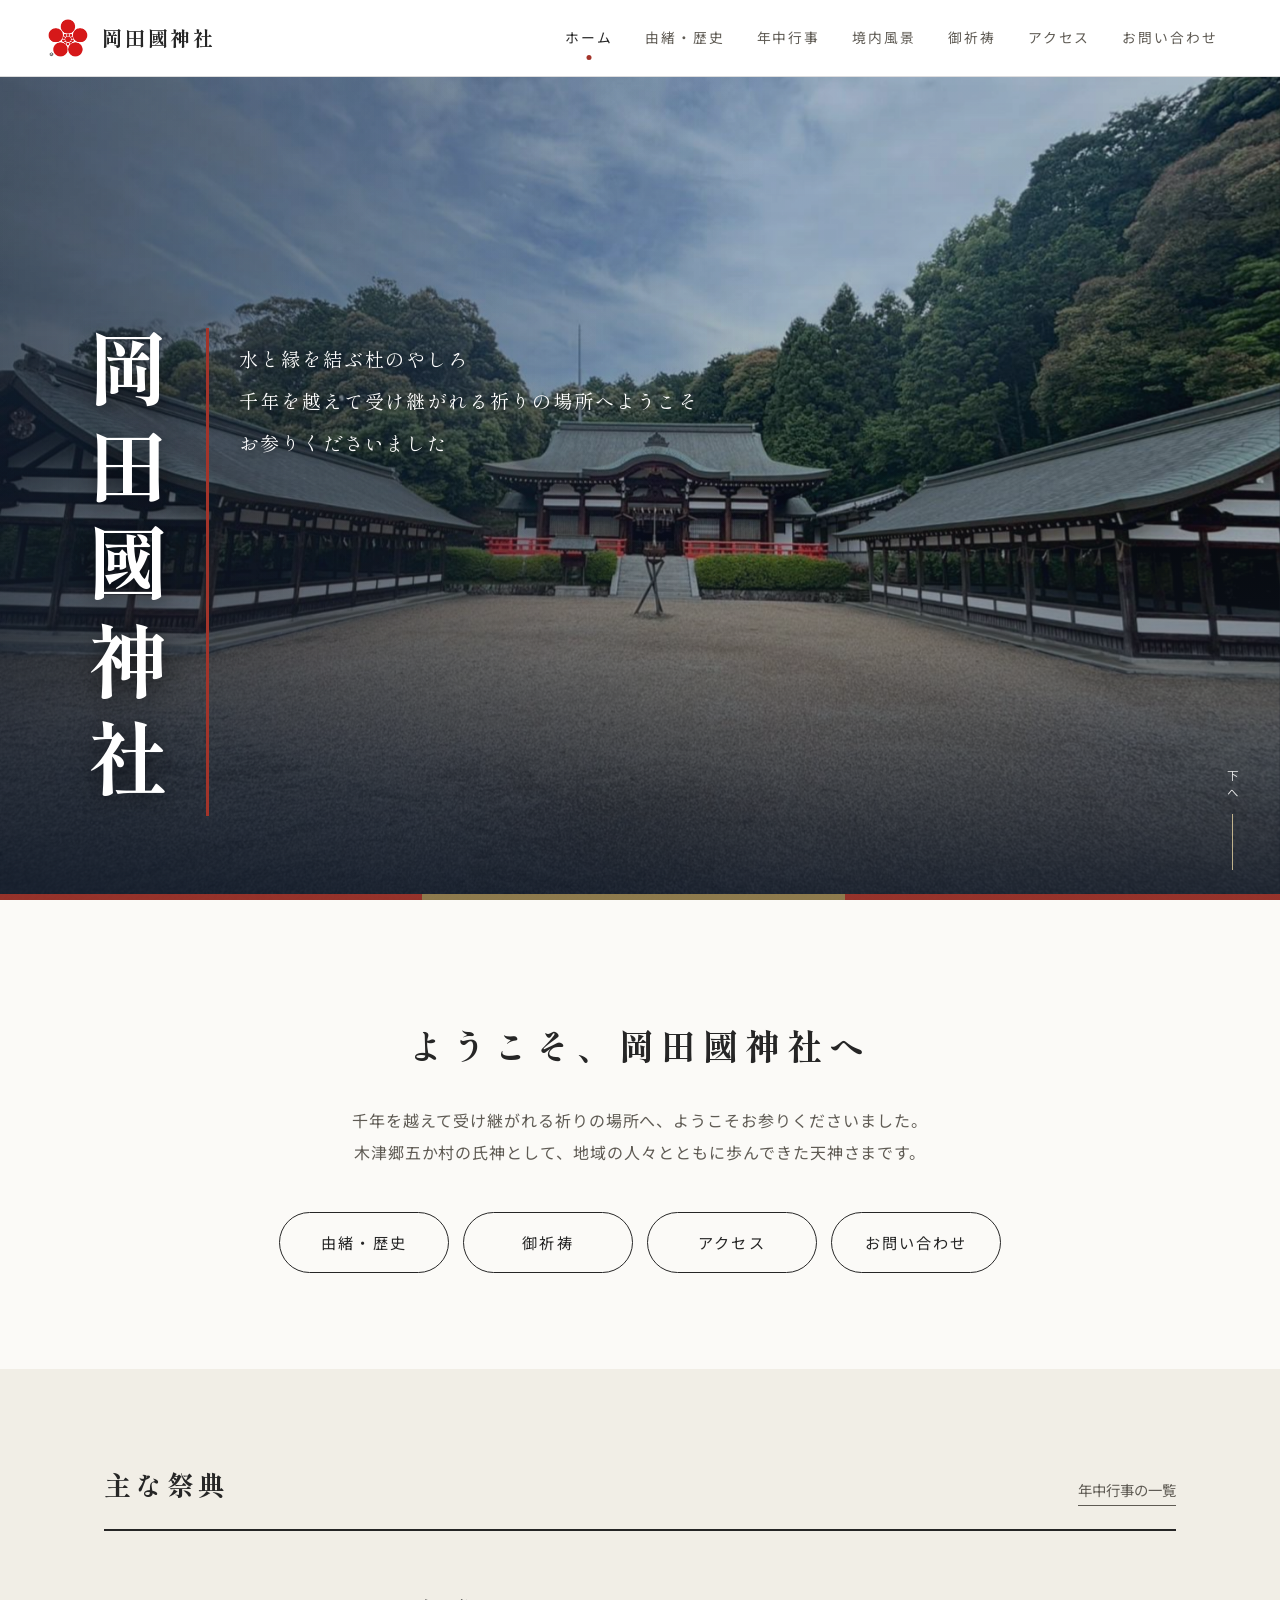
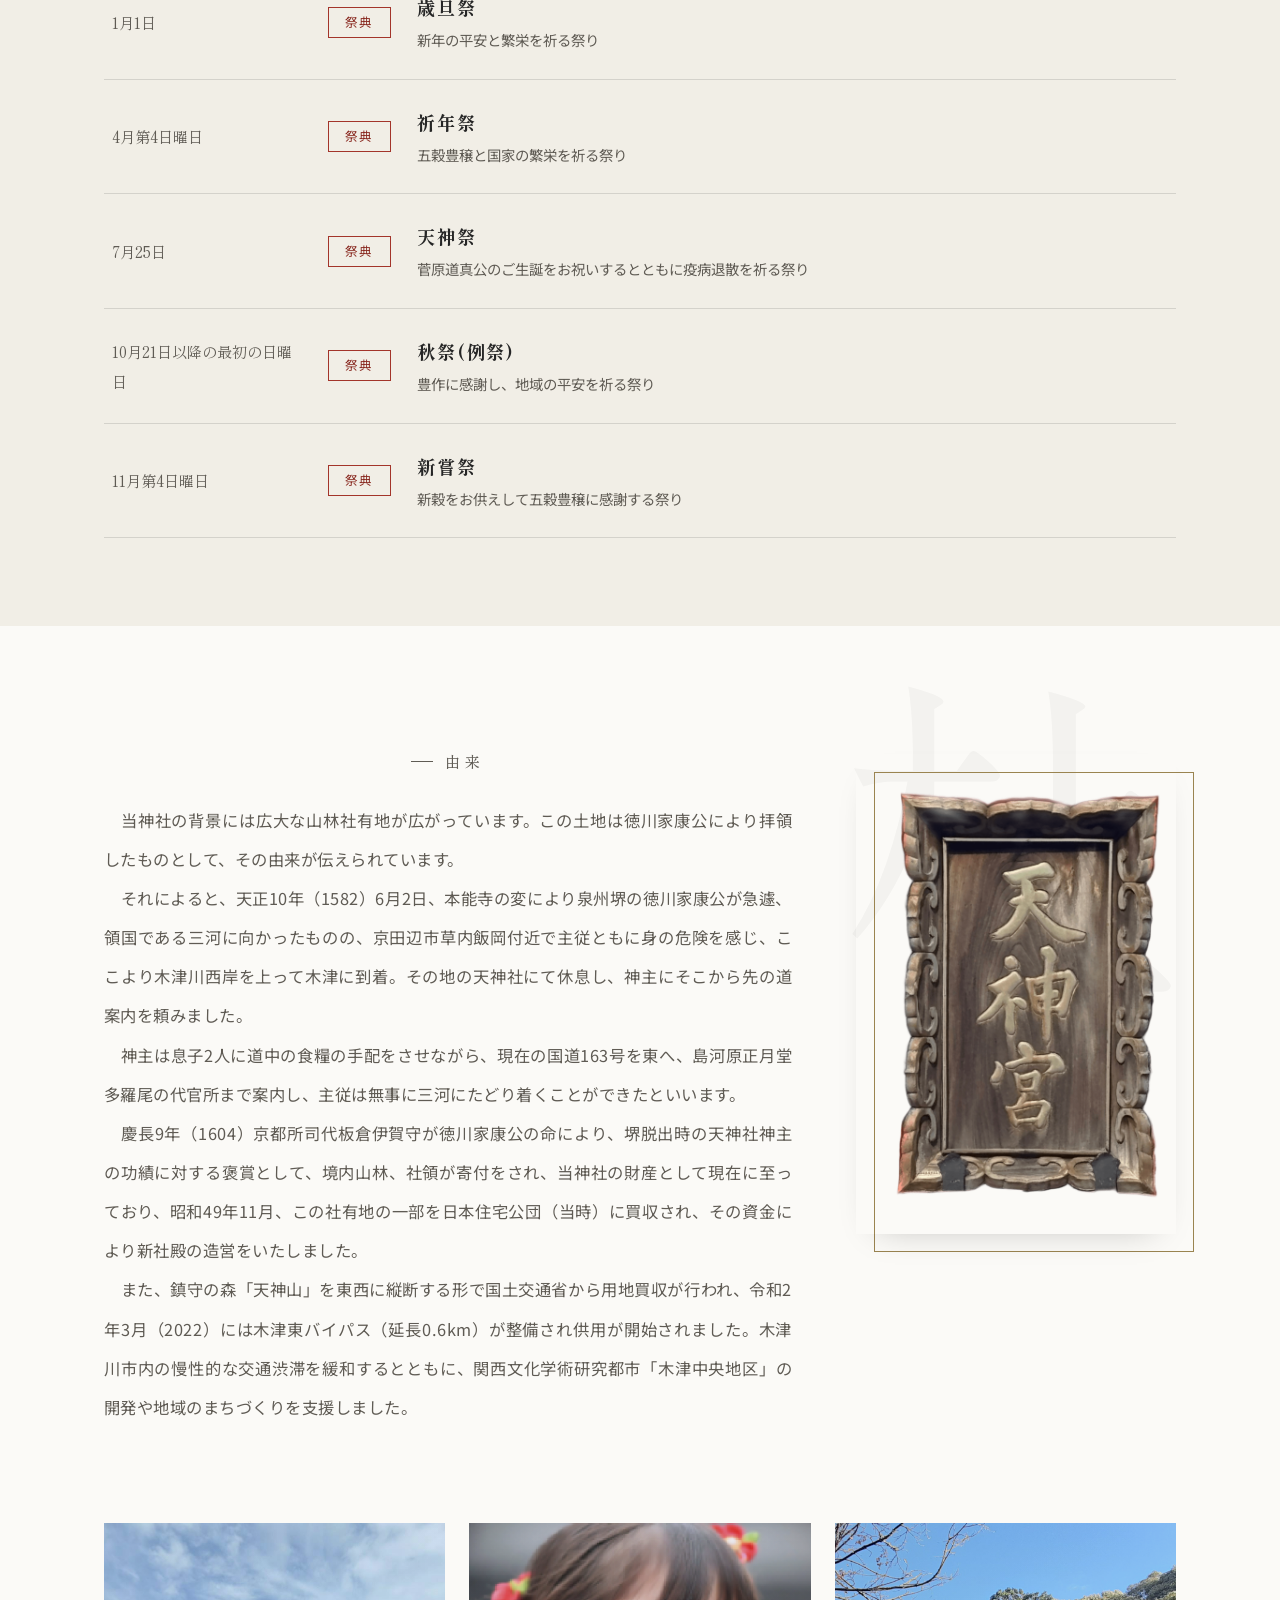
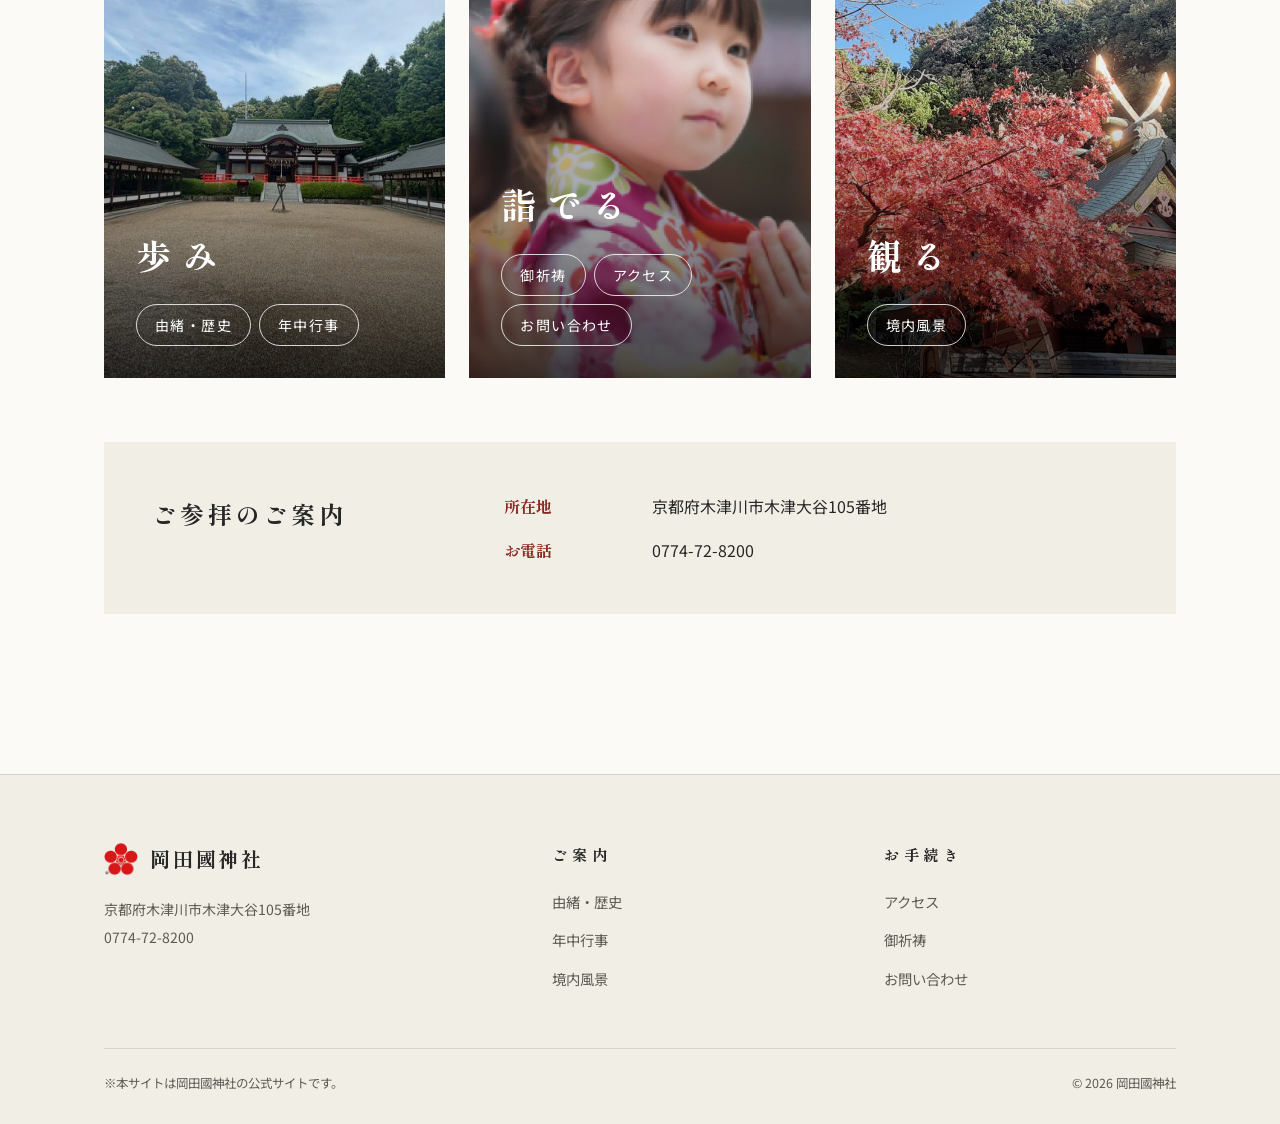
<file: index.html>
<!DOCTYPE html>
<html lang="ja">

<head>
  <meta charset="UTF-8">
  <meta name="viewport" content="width=device-width, initial-scale=1.0">

  <title>岡田國神社</title>

  <!-- Google検索用サイト名 -->
  <script type="application/ld+json">
  {
    "@context": "https://schema.org",
    "@type": "WebSite",
    "name": "岡田國神社",
    "alternateName": "岡田國神社公式サイト",
    "url": "https://okadakuni-jinja.org/"
  }
  </script>

  <!-- SNS・検索エンジン向けサイト名 -->
  <meta property="og:site_name" content="岡田國神社">

  <!-- Google Fonts -->
  <link rel="preconnect" href="https://fonts.googleapis.com">
  <link
    href="https://fonts.googleapis.com/css2?family=Shippori+Mincho:wght@400;500;600;700;800&family=Noto+Sans+JP:wght@300;400;500;600;700&display=swap"
    rel="stylesheet"
  >

  <link rel="icon" type="image/png" href="images/favicon/favicon.png">

  <!-- CSS -->
  <link rel="stylesheet" href="style.css">
</head>


<body>

  <!-- =========================================================
       HEADER
  ========================================================== -->
  <header class="site-header">

    <div class="nav-inner">

      <!-- Logo -->
      <a href="#home" class="brand" data-nav>
        <img
          class="mon"
          src="images/IMG_6702.png"
          alt="神社の紋"
        >

        <span class="name">
          岡田國神社
        </span>
      </a>

      <!-- PC Navigation -->
      <nav class="main-nav">
        <a href="#home" data-nav>ホーム</a>
        <a href="#history" data-nav>由緒・歴史</a>
        <a href="#events" data-nav>年中行事</a>
        <a href="#photos" data-nav>境内風景</a>
        <a href="#prayer" data-nav>御祈祷</a>
        <a href="#access" data-nav>アクセス</a>
        <a href="#contact" data-nav>お問い合わせ</a>
      </nav>

      <!-- Hamburger -->
      <button
        class="hamburger"
        id="hamburgerBtn"
        aria-label="メニュー"
        type="button"
      >
        <span></span>
        <span></span>
        <span></span>
      </button>

    </div>

    <!-- Mobile Navigation -->
    <nav class="mobile-nav" id="mobileNav">
      <a href="#home" data-nav>ホーム</a>
      <a href="#history" data-nav>由緒・歴史</a>
      <a href="#events" data-nav>年中行事</a>
      <a href="#photos" data-nav>境内風景</a>
      <a href="#prayer" data-nav>御祈祷</a>
      <a href="#access" data-nav>アクセス</a>
      <a href="#contact" data-nav>お問い合わせ</a>
    </nav>

  </header>


  <!-- =========================================================
       MAIN
  ========================================================== -->
  <main>

    <!-- =======================================================
         HOME
    ======================================================== -->
    <section class="view" id="view-home" data-view="home">

      <!-- Hero -->
      <div class="hero">

        <div class="stars"></div>

        <!-- Hero Slideshow -->
        <div class="hero-slideshow">

          <img
            class="hero-image"
            src="images/home/鳥居.jpeg"
            alt=""
          >

          <img
            class="hero-image active"
            src="images/home/社殿２.JPG"
            alt=""
          >

          <img
            class="hero-image"
            src="images/home/紅葉.jpg"
            alt=""
          >

          <img
            class="hero-image"
            src="images/home/鳥居.jpeg"
            alt=""
          >

        </div>

        <!-- Scroll Cue -->
        <div class="scroll-cue">
          下へ
          <div class="line"></div>
        </div>

        <!-- Hero Content -->
        <div class="hero-content">

          <div class="hero-flex">

            <div class="hero-title-block">

              <h1>岡田國神社</h1>

              <p>
                水と縁を結ぶ杜のやしろ<br>
                千年を越えて受け継がれる祈りの場所へようこそお参りくださいました
              </p>

            </div>

          </div>

        </div>

      </div>


      <!-- ご挨拶と主要リンク -->
      <div class="welcome">
        <h2>ようこそ、岡田國神社へ</h2>
        <p>千年を越えて受け継がれる祈りの場所へ、ようこそお参りくださいました。<br>木津郷五か村の氏神として、地域の人々とともに歩んできた天神さまです。</p>
        <div class="btn-row">
          <a href="#history" data-nav>由緒・歴史</a><a href="#prayer" data-nav>御祈祷</a><a href="#access" data-nav>アクセス</a><a href="#contact" data-nav>お問い合わせ</a>
        </div>
      </div>

      <!-- 主な祭典 -->
      <div class="band">
        <div class="container">
          <div class="sec-title"><h2>主な祭典</h2><a href="#events" data-nav>年中行事の一覧</a></div>
          <ul class="news" id="homeNews"></ul>
        </div>
      </div>

      <!-- =====================================================
           HOME INTRODUCTION
      ====================================================== -->
      <div class="section">

        <div class="container">

          <div class="intro-with-image">

            <!-- Introduction Text -->
            <div class="intro-content">

              <span class="eyebrow">由来</span>

              <p class="intro-text">
                　当神社の背景には広大な山林社有地が広がっています。この土地は徳川家康公により拝領したものとして、その由来が伝えられています。
                <br>　それによると、天正10年（1582）6月2日、本能寺の変により泉州堺の徳川家康公が急遽、領国である三河に向かったものの、京田辺市草内飯岡付近で主従ともに身の危険を感じ、ここより木津川西岸を上って木津に到着。その地の天神社にて休息し、神主にそこから先の道案内を頼みました。
                <br>　神主は息子2人に道中の食糧の手配をさせながら、現在の国道163号を東へ、島河原正月堂多羅尾の代官所まで案内し、主従は無事に三河にたどり着くことができたといいます。
                <br>　慶長9年（1604）京都所司代板倉伊賀守が徳川家康公の命により、堺脱出時の天神社神主の功績に対する褒賞として、境内山林、社領が寄付をされ、当神社の財産として現在に至っており、昭和49年11月、この社有地の一部を日本住宅公団（当時）に買収され、その資金により新社殿の造営をいたしました。
                <br>　また、鎮守の森「天神山」を東西に縦断する形で国土交通省から用地買収が行われ、令和2年3月（2022）には木津東バイパス（延長0.6km）が整備され供用が開始されました。木津川市内の慢性的な交通渋滞を緩和するとともに、関西文化学術研究都市「木津中央地区」の開発や地域のまちづくりを支援しました。
              </p>

            </div>

            <!-- Introduction Image -->
            <div class="intro-image">

              <img
                src="images/IMG_6708.png"
                alt="岡田國神社"
              >

            </div>

          </div>


          <!-- ===================================================
               QUICK LINKS
          ==================================================== -->
          <div class="cats">
            <div class="cat"><img src="images/home/社殿２.JPG" alt=""><div class="cat-body"><h3>歩み</h3><ul><li><a href="#history" data-nav>由緒・歴史</a></li><li><a href="#events" data-nav>年中行事</a></li></ul></div></div>
            <div class="cat"><img src="images/gokitou/gokitou.png" alt=""><div class="cat-body"><h3>詣でる</h3><ul><li><a href="#prayer" data-nav>御祈祷</a></li><li><a href="#access" data-nav>アクセス</a></li><li><a href="#contact" data-nav>お問い合わせ</a></li></ul></div></div>
            <div class="cat"><img src="images/home/紅葉.jpg" alt=""><div class="cat-body"><h3>観る</h3><ul><li><a href="#photos" data-nav>境内風景</a></li></ul></div></div>
          </div>
          <div class="visit-box">
            <h3>ご参拝のご案内</h3>
            <dl><dt>所在地</dt><dd>京都府木津川市木津大谷105番地</dd><dt>お電話</dt><dd>0774-72-8200</dd></dl>
          </div>
</div>

      </div>

    </section>


    <!-- =======================================================
         HISTORY
    ======================================================== -->
    <section
      class="view"
      id="view-history"
      data-view="history"
    >

      <!-- Page Banner -->
      <div class="page-banner">

        <div class="container">

          <h1>由緒・歴史</h1>

          <div class="jp-sub">
            千年の祈りが積み重なる杜
          </div>

        </div>

      </div>


      <div class="section">

        <div class="container">

          <!-- Deities -->
          <div class="section-head">

            <span class="eyebrow">御祭神</span>

            <h2>お祀りする神々</h2>

          </div>


          <div class="deity-grid">

            <!-- 主祭神 -->
            <div class="deity-card">

              <div class="tag">主祭神</div>

              <h3>
                生国魂尊<span class="furigana">（いくくにたまのみこと）</span>
              </h3>

              <h3>
                菅原道真公<span class="furigana">（すがわらのみちざねこう）</span>
              </h3>

            </div>


            <!-- 相殿神 -->
            <div class="deity-card">

              <div class="tag">相殿神</div>

              <h3>
                応神天皇<span class="furigana">（おうじんてんのう）</span>
              </h3>

              <h3>
                比咩神<span class="furigana">（ひめがみ）</span>
              </h3>

              <h3>
                神功皇后<span class="furigana">（じんぐうこうごう）</span>
              </h3>

            </div>

          </div>


          <!-- Divider -->
          <div
            class="divider"
            style="margin-top:64px;"
          >
            <svg viewBox="0 0 64 24" aria-hidden="true">
              <path
                d="M6 20 V6 M58 20 V6 M2 6 H62 M2 10 H62"
                stroke="#B8933E"
                stroke-width="1.4"
                fill="none"
                stroke-linecap="round"
              />
            </svg>
          </div>


          <!-- Timeline Heading -->
          <div
            class="section-head"
            style="margin-top:56px;"
          >
            <span class="eyebrow">創祀概略</span>
          </div>


          <!-- Timeline -->
          <div class="timeline">

            <div class="t-item">
              <figure class="t-fig"><img src="images/kyushaden/kyushaden2.JPG" alt="旧社殿" loading="lazy"><figcaption>旧社殿</figcaption></figure>

              <p>
                　本社の創立は斉明天皇の白雉5年
                （654）に、生国魂尊をお祀りしたのが始まりと伝えられています。後年、境内敷地を発掘調査したところ、奈良時代前後の土器などはもちろん、はるか1万3000年前の石器までもが多数出土しました。また平成29年、国道163号木津東バイパス事業に伴い行われた発掘調査においては、奈良・平安時代を中心とする遺構が確認されています。
                <br>　奈良・平安時代に編集された「三代実録」によれば、清和天皇の貞観元年（859）、岡田鴨神社（従五位下）、岡田國神社（従五位上）奉授とあります。また平安時代、『醍醐天皇の勅命により編算された「延喜式」では、月次新嘗大社に列せられています。
                <br>　明治6年5月、郷社に列せられ、同11年3月には「延喜式」内岡田國神社として確定されました。応仁天皇を祀った八幡宮の創始は天慶元年（938）と伝えられています。平安時代に入り天神信仰が高まり当社も菅原道真公をお祀りして以来、通称天神宮と称され、木津郷五カ村の氏神として信仰を集めながら今日に至っています。
              </p>

            </div>

          </div>

        </div>

      </div>

    </section>


    <!-- =======================================================
         EVENTS
    ======================================================== -->
    <section
      class="view"
      id="view-events"
      data-view="events"
    >

      <div class="page-banner">

        <div class="container">

          <h1>年中行事</h1>

          <div class="jp-sub">
            一年を通じて執り行われる神事とお祭り
          </div>

        </div>

      </div>


      <div class="section">

        <div class="container">

          <div
            class="events-grid"
            id="eventsGrid"
          ></div>

        </div>

      </div>

    </section>


    <section class="view" id="view-event-detail" data-view="event-detail">
      <div class="page-banner"><div class="container">
        <h1 id="eventDetailTitle">行事</h1>
        <div class="crumbs"><a href="#events" data-nav>年中行事一覧</a> ／ 詳細</div>
      </div></div>
      <div class="section"><div class="container"><div class="detail-wrap" id="eventDetailBody"></div></div></div>
    </section>

    <!-- =======================================================
         PHOTOS
    ======================================================== -->
    <section
      class="view"
      id="view-photos"
      data-view="photos"
    >

      <div class="page-banner">

        <div class="container">

          <h1>境内風景</h1>

          <div class="jp-sub">
            岡田國神社の社殿と旧社殿
          </div>

        </div>

      </div>


      <div class="section">

        <div class="container">

          <div class="section-head">

            <p class="lead">
              写真をクリックすると、その写真にまつわるお話をご覧いただけます。
            </p>

          </div>

          <div
            class="photo-grid"
            id="photoGrid"
          ></div>

        </div>

      </div>

    </section>


    <!-- =======================================================
         PHOTO DETAIL
    ======================================================== -->
    <section
      class="view"
      id="view-photo-detail"
      data-view="photo-detail"
    >

      <div class="page-banner">

        <div class="container">

          <h1 id="photoDetailTitle">
            情景
          </h1>

          <div class="crumbs">

            <a
              href="#photos"
              data-nav
              style="color:#e8cf9a;"
            >
              境内風景一覧
            </a>

            ／ 詳細

          </div>

        </div>

      </div>


      <div class="section">

        <div class="container">

          <div
            class="detail-wrap"
            id="photoDetailBody"
          ></div>

        </div>

      </div>

    </section>


    <!-- =======================================================
         PRAYER
    ======================================================== -->
    <section
      class="view"
      id="view-prayer"
      data-view="prayer"
    >

      <div class="page-banner">

        <div class="container">

          <h1>御祈祷</h1>

          <div class="jp-sub">
            神様の御加護を願うご祈願
          </div>

        </div>

      </div>


      <div class="section">

        <div class="container">

          <!-- Introduction -->
          <div class="section-head">

            <span class="eyebrow">
              御祈祷について
            </span>

            <h2>
              人生の節目に、心を込めて
            </h2>

            <p class="lead">
              岡田國神社では、人生の節目や日々の願いに合わせた各種御祈祷を<br>承っております。
            </p>

          </div>


          <!-- Prayer Image -->
          <div class="prayer-image">

            <img
              src="images/gokitou/gokitou.png"
              alt="御祈祷の様子"
            >

          </div>


          <!-- Prayer Types -->
          <div class="section-head prayer-section-head">

            <h2>
              ご祈願の種類
            </h2>

          </div>


          <!-- =================================================
               内祭式
          ================================================== -->
          <div class="prayer-category">

            <div class="prayer-category-head">

              <div>

                <h3>内祭式</h3>

                <p>
                  日本人には古くから人生の節目に神様にお参りし、これまでの成長に感謝したり、今後の安寧や、諸願成就を祈願する習わしがあります。初宮詣、合格祈願、厄除祈願、安産祈願をはじめ、様々なご祈祷を執り行っています。
                </p>

              </div>

            </div>


            <div class="prayer-grid">

              <div class="prayer-card">
                <span class="prayer-number">01</span>
                <h3>初宮詣</h3>
              </div>

              <div class="prayer-card">
                <span class="prayer-number">02</span>
                <h3>七五三詣</h3>
              </div>

              <div class="prayer-card">
                <span class="prayer-number">03</span>
                <h3>身体健全</h3>
              </div>

              <div class="prayer-card">
                <span class="prayer-number">04</span>
                <h3>交通安全</h3>
              </div>

              <div class="prayer-card">
                <span class="prayer-number">05</span>
                <h3>安産祈願</h3>
              </div>

              <div class="prayer-card">
                <span class="prayer-number">06</span>
                <h3>合格祈願</h3>
              </div>

            </div>

          </div>


          <!-- =================================================
               外祭典
          ================================================== -->
          <div class="prayer-category prayer-category-outside">

            <div class="prayer-category-head">

              <div>

                <h3>外祭典</h3>

                <p>
                  ご指定の場所へ神職が伺い、祭典を執り行います。
                </p>

              </div>

            </div>


            <div class="prayer-grid">

              <div class="prayer-card">
                <span class="prayer-number">01</span>
                <h3>地鎮祭</h3>
              </div>

              <div class="prayer-card">
                <span class="prayer-number">03</span>
                <h3>竣工祭</h3>
              </div>

              <div class="prayer-card">
                <span class="prayer-number">04</span>
                <h3>清祓い</h3>
              </div>

              <div class="prayer-card">
                <span class="prayer-number">05</span>
                <h3>工事安全祈願祭</h3>
              </div>

              <div class="prayer-card">
                <span class="prayer-number">06</span>
                <h3>その他各種祭典</h3>
              </div>

            </div>

          </div>


          <!-- Reservation Notice -->
          <p class="prayer-note">
            ※ 内祭式・外祭典は必ずご予約をお願いします
          </p>

        </div>

      </div>

    </section>


    <!-- =======================================================
         ACCESS
    ======================================================== -->
    <section
      class="view"
      id="view-access"
      data-view="access"
    >

      <div class="page-banner">

        <div class="container">

          <h1>アクセス</h1>

        </div>

      </div>


      <div class="section">

        <div class="container">

          <div class="access-grid">

            <!-- Access Information -->
            <div>

              <div class="info-block">

                <h3>所在地</h3>

                <p>
                  〒619-0214<br>京都府 木津川市 木津大谷105番地<br>
                </p>

              </div>


              <div class="info-block">

                <h3>電車でお越しの方</h3>

                <ul>
                  <li>
                    JR関西本線・奈良線・学研都市線「木津」駅より徒歩約15分
                  </li>
                </ul>

              </div>


            </div>


            <!-- Access Image -->
            <div class="access-image">

              <img
                src="images/IMG_6703.jpg"
                alt="岡田國神社"
              >

            </div>


            <!-- Google Map -->
            <div class="map-container">

              <div class="map-wrapper">

                <iframe
                  src="https://www.google.com/maps/embed?pb=!1m18!1m12!1m3!1d3279.037128175248!2d135.8246852!3d34.7294585!2m3!1f0!2f0!3f0!3m2!1i1024!2i768!4f13.1!3m3!1m2!1s0x60013c0163e51e3d%3A0x8410ae1782124845!2z5bKh55Sw5ZyL56We56S-!5e0!3m2!1sja!2sjp!4v1787985859666!5m2!1sja!2sjp"
                  title="岡田國神社の地図"
                  loading="lazy"
                  allowfullscreen
                  referrerpolicy="no-referrer-when-downgrade"
                ></iframe>

              </div>

            </div>

          </div>

        </div>

      </div>

    </section>


    <!-- =======================================================
         CONTACT
    ======================================================== -->
    <section
      class="view"
      id="view-contact"
      data-view="contact"
    >

      <div class="page-banner">

        <div class="container">

          <h1>お問い合わせ</h1>

        </div>

      </div>


      <div class="section">

        <div class="container">

          <div class="contact-card">

            <h3>岡田國神社</h3>

            <div class="row">
              <b>電話</b>
              <a class="tel" href="tel:0774728200">0774-72-8200</a>
            </div>


            <div class="row">
              <b>所在地</b>
              京都府木津川市木津大谷105番地
            </div>

          </div>

        </div>

      </div>

    </section>

  </main>


  <!-- =========================================================
       FOOTER
  ========================================================== -->
  <footer>

    <div class="container">

      <div class="footer-grid">

        <!-- Shrine Information -->
        <div>

          <div class="brand-f">

            <img
              src="images/IMG_6702.png"
              alt="岡田國神社"
              class="brand-logo"
            >

            <span class="name">
              岡田國神社
            </span>

          </div>

          <p>
            京都府木津川市木津大谷105番地<br>
            0774-72-8200
          </p>

        </div>


        <!-- Guide -->
        <div>

          <h4>ご案内</h4>

          <ul>

            <li>
              <a href="#history" data-nav>
                由緒・歴史
              </a>
            </li>

            <li>
              <a href="#events" data-nav>
                年中行事
              </a>
            </li>

            <li>
              <a href="#photos" data-nav>
                境内風景
              </a>
            </li>

          </ul>

        </div>


        <!-- Procedures -->
        <div>

          <h4>お手続き</h4>

          <ul>

            <li>
              <a href="#access" data-nav>
                アクセス
              </a>
            </li>

            <li>
              <a href="#prayer" data-nav>
                御祈祷
              </a>
            </li>

            <li>
              <a href="#contact" data-nav>
                お問い合わせ
              </a>
            </li>

          </ul>

        </div>

      </div>


      <!-- Footer Bottom -->
      <div class="footer-bottom">

        <span>
          ※本サイトは岡田國神社の公式サイトです。
        </span>

        <span>
          © 2026 岡田國神社
        </span>

      </div>

    </div>

  </footer>


  <div class="lightbox" id="related-lightbox"><button type="button" id="related-lightbox-close" aria-label="閉じる">×</button><img id="related-lightbox-image" alt=""></div>

  <!-- JavaScript -->
  <script src="script.js"></script>

</body>

</html>
</file>
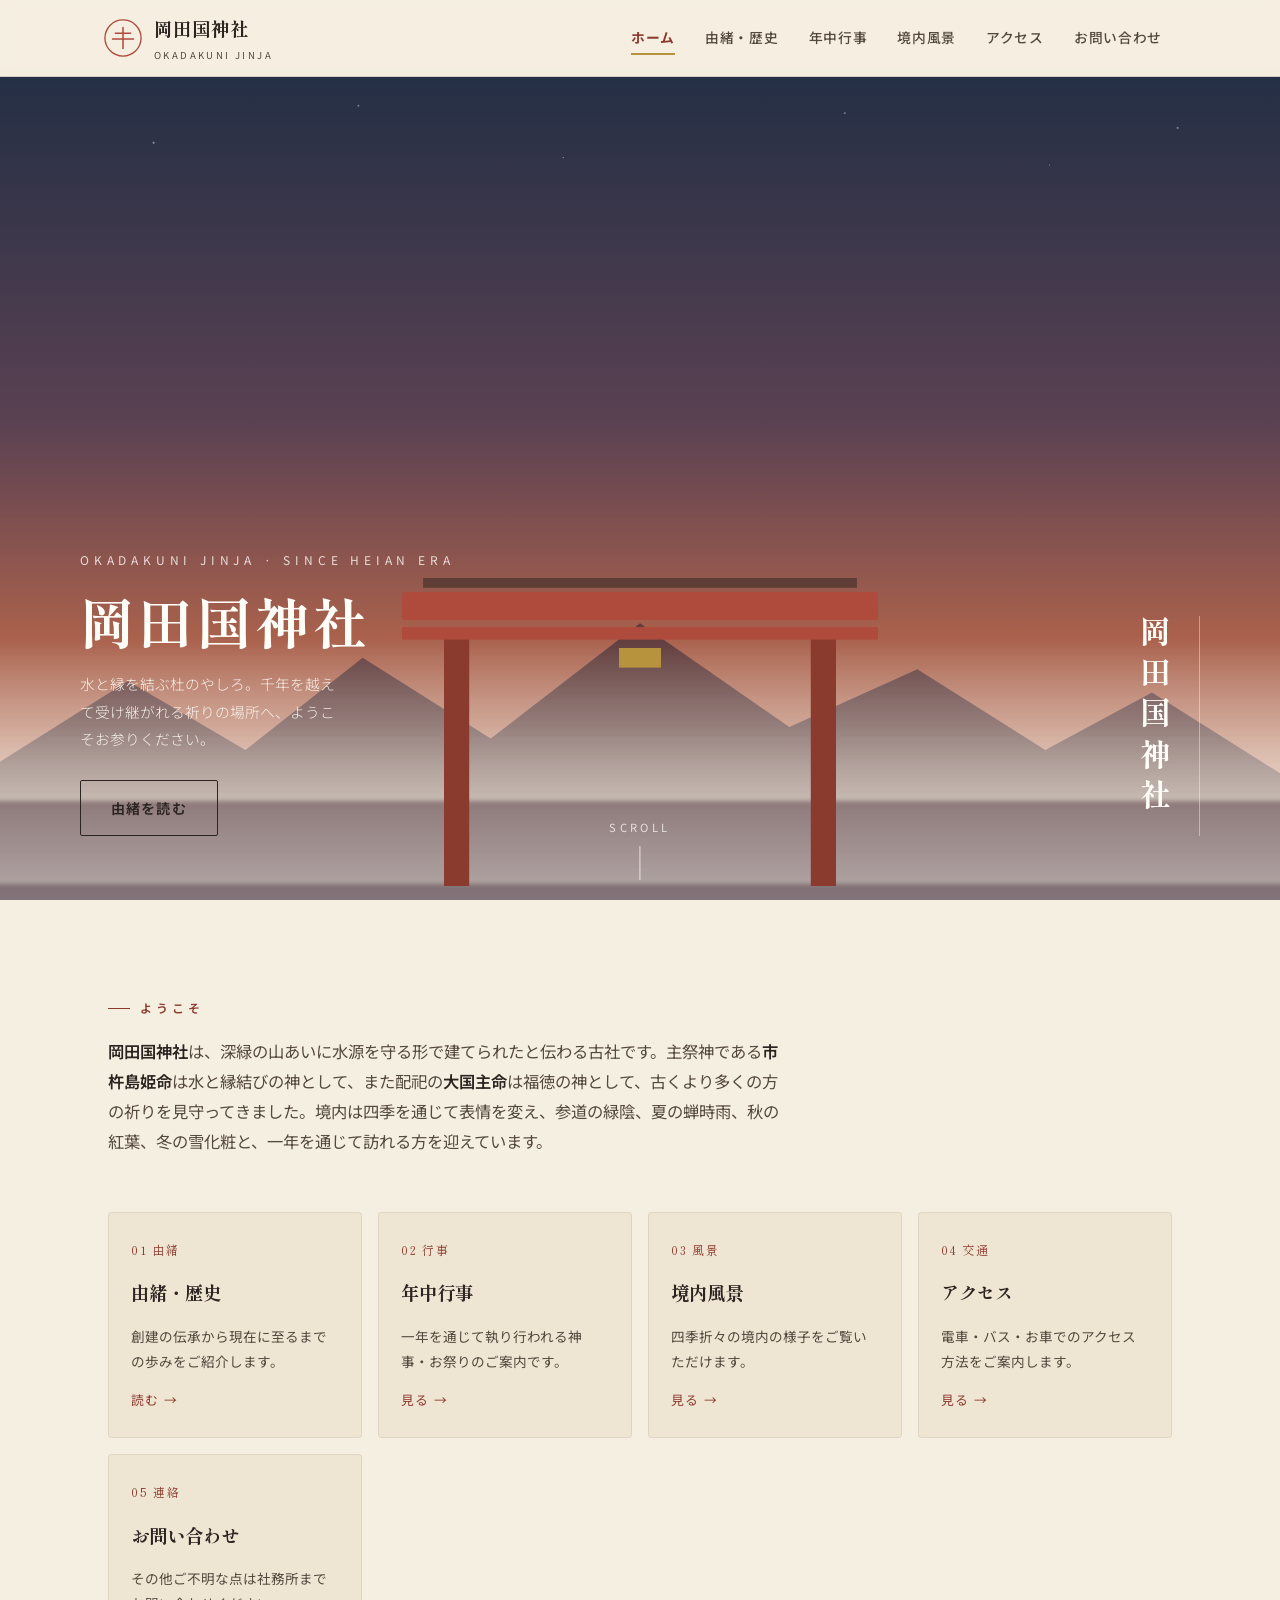
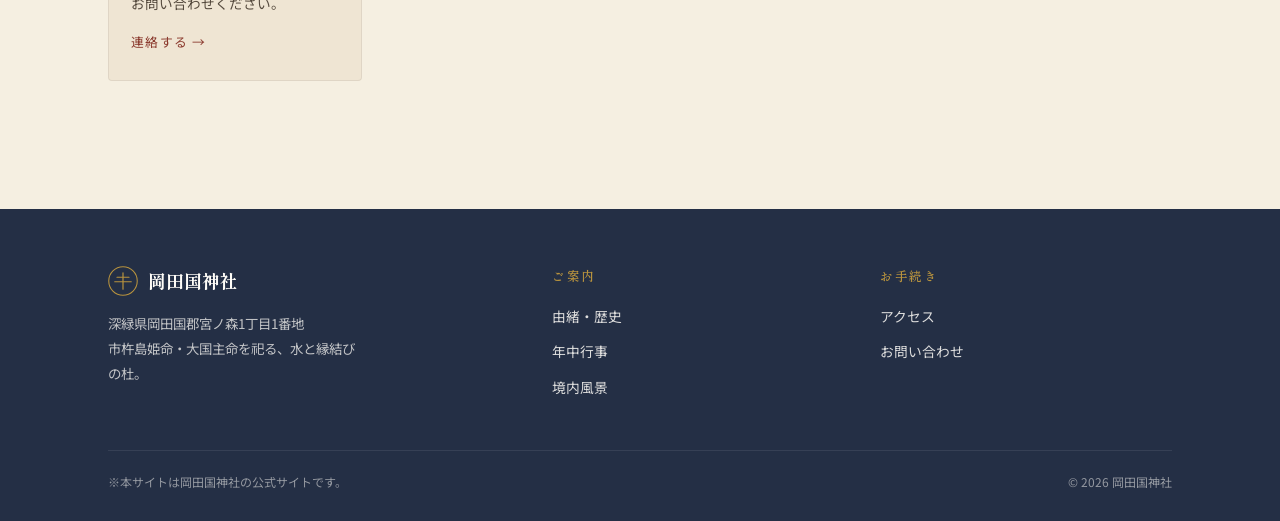
<file: old/index.html>
<!DOCTYPE html>
<html lang="ja">
<head>
<meta charset="UTF-8">
<meta name="viewport" content="width=device-width, initial-scale=1.0">
<title>岡田国神社 -おかだくにじんじゃ- 公式サイト</title>
<link rel="preconnect" href="https://fonts.googleapis.com">
<link href="https://fonts.googleapis.com/css2?family=Shippori+Mincho:wght@400;500;600;700;800&family=Noto+Sans+JP:wght@300;400;500;600;700&display=swap" rel="stylesheet">
<link rel="stylesheet" href="style.css">
</head>
<body>

<header class="site-header">
  <div class="nav-inner">
    <a href="#home" class="brand" data-nav>
      <svg class="mon" viewBox="0 0 40 40"><circle cx="20" cy="20" r="19" fill="none" stroke="#AE4B3C" stroke-width="1.4"/><path d="M20 9 L20 31 M12 15 L28 15 M9 21 L31 21" stroke="#AE4B3C" stroke-width="1.6" stroke-linecap="round"/></svg>
      <span class="name">岡田国神社<small>OKADAKUNI JINJA</small></span>
    </a>
    <nav class="main-nav">
      <a href="#home" data-nav>ホーム</a>
      <a href="#history" data-nav>由緒・歴史</a>
      <a href="#events" data-nav>年中行事</a>
      <a href="#photos" data-nav>境内風景</a>
      <a href="#access" data-nav>アクセス</a>
      <a href="#contact" data-nav>お問い合わせ</a>
    </nav>
    <button class="hamburger" id="hamburgerBtn" aria-label="メニュー">
      <span></span><span></span><span></span>
    </button>
  </div>
  <div class="mobile-nav" id="mobileNav">
    <a href="#home" data-nav>ホーム</a>
    <a href="#history" data-nav>由緒・歴史</a>
    <a href="#events" data-nav>年中行事</a>
    <a href="#photos" data-nav>境内風景</a>
    <a href="#access" data-nav>アクセス</a>
    <a href="#contact" data-nav>お問い合わせ</a>
  </div>
</header>

<main>

  <!-- ============ HOME ============ -->
  <section class="view" id="view-home" data-view="home">
    <div class="hero">
      <div class="stars"></div>
      <svg class="hero-mountains" viewBox="0 0 1200 300" preserveAspectRatio="none">
        <path d="M0,300 L0,180 L120,110 L230,170 L340,90 L460,160 L600,60 L740,150 L860,100 L980,170 L1080,120 L1200,190 L1200,300 Z" fill="#2b2233"/>
      </svg>
      <div class="mist m1"></div>
      <div class="mist m2"></div>
      <svg class="hero-torii" viewBox="0 0 400 260" aria-hidden="true">
        <rect x="60" y="70" width="18" height="180" fill="#8B3A2E"/>
        <rect x="322" y="70" width="18" height="180" fill="#8B3A2E"/>
        <rect x="30" y="40" width="340" height="20" rx="2" fill="#AE4B3C"/>
        <rect x="30" y="65" width="340" height="9" fill="#AE4B3C"/>
        <rect x="185" y="80" width="30" height="14" fill="#B8933E"/>
        <rect x="45" y="30" width="310" height="7" fill="#2B2420" opacity="0.5"/>
      </svg>
      <div class="scroll-cue">SCROLL<div class="line"></div></div>
      <div class="hero-content">
        <div class="hero-flex">
          <div class="hero-title-block">
            <div class="en">OKADAKUNI JINJA · SINCE HEIAN ERA</div>
            <h1>岡田国神社</h1>
            <p>水と縁を結ぶ杜のやしろ。千年を越えて受け継がれる祈りの場所へ、ようこそお参りください。</p>
            <div style="margin-top:28px; display:flex; gap:14px; flex-wrap:wrap;">
              <a href="#history" class="btn ghost" data-nav>由緒を読む</a>
            </div>
          </div>
          <div class="hero-vertical">岡田国神社</div>
        </div>
      </div>
    </div>

    <div class="section">
      <div class="container">
        <span class="eyebrow">ようこそ</span>
        <p class="intro-text" style="margin-top:16px;">
          <strong>岡田国神社</strong>は、深緑の山あいに水源を守る形で建てられたと伝わる古社です。主祭神である<strong>市杵島姫命</strong>は水と縁結びの神として、また配祀の<strong>大国主命</strong>は福徳の神として、古くより多くの方の祈りを見守ってきました。境内は四季を通じて表情を変え、参道の緑陰、夏の蝉時雨、秋の紅葉、冬の雪化粧と、一年を通じて訪れる方を迎えています。
        </p>
        <div class="quicklinks">
          <a class="qlink" href="#history" data-nav><span class="num">01 由緒</span><h3>由緒・歴史</h3><p>創建の伝承から現在に至るまでの歩みをご紹介します。</p><span class="arrow">読む →</span></a>
          <a class="qlink" href="#events" data-nav><span class="num">02 行事</span><h3>年中行事</h3><p>一年を通じて執り行われる神事・お祭りのご案内です。</p><span class="arrow">見る →</span></a>
          <a class="qlink" href="#photos" data-nav><span class="num">03 風景</span><h3>境内風景</h3><p>四季折々の境内の様子をご覧いただけます。</p><span class="arrow">見る →</span></a>
          <a class="qlink" href="#access" data-nav><span class="num">04 交通</span><h3>アクセス</h3><p>電車・バス・お車でのアクセス方法をご案内します。</p><span class="arrow">見る →</span></a>
          <a class="qlink" href="#contact" data-nav><span class="num">05 連絡</span><h3>お問い合わせ</h3><p>その他ご不明な点は社務所までお問い合わせください。</p><span class="arrow">連絡する →</span></a>
        </div>
      </div>
    </div>
  </section>

  <!-- ============ HISTORY ============ -->
  <section class="view" id="view-history" data-view="history">
    <div class="page-banner">
      <div class="container">
        <span class="eyebrow" style="color:#e9c9c1;">HISTORY</span>
        <h1>由緒・歴史</h1>
        <div class="jp-sub">千年の祈りが積み重なる杜</div>
      </div>
    </div>
    <div class="section">
      <div class="container">
        <div class="section-head">
          <span class="eyebrow">御祭神</span>
          <h2>お祀りする神々</h2>
          <p class="lead">岡田国神社では、水と縁を司る神を中心に、福徳の神を併せてお祀りしています。</p>
        </div>
        <div class="deity-grid">
          <div class="deity-card">
            <div class="tag">主祭神</div>
            <h3>市杵島姫命（いちきしまひめのみこと）</h3>
            <p>水を司り、芸事や縁結びのご利益で知られる女神。境内の湧水は今も御神水として親しまれています。</p>
          </div>
          <div class="deity-card">
            <div class="tag">配祀神</div>
            <h3>大国主命（おおくにぬしのみこと）</h3>
            <p>国造りと福徳、縁結びの神。人と人、人と土地との良縁を結ぶとして篤い信仰を集めています。</p>
          </div>
        </div>

        <div class="divider" style="margin-top:64px;">
          <svg viewBox="0 0 64 24"><path d="M6 20 V6 M58 20 V6 M2 6 H62 M2 10 H62" stroke="#B8933E" stroke-width="1.4" fill="none" stroke-linecap="round"/></svg>
        </div>

        <div class="section-head" style="margin-top:56px;">
          <span class="eyebrow">沿革</span>
          <h2>創建から現在まで</h2>
        </div>
        <div class="timeline">
          <div class="t-item">
            <div class="t-era">平安時代 伝承</div>
            <h3>岡田国が導いた水源</h3>
            <p>一羽の白い鷺が山中の水源へ人々を導き、その地に祠が結ばれたのが始まりと伝わります。以来、岡田国は当社の使いとして大切にされています。</p>
          </div>
          <div class="t-item">
            <div class="t-era">鎌倉〜室町時代</div>
            <h3>戦乱と再興</h3>
            <p>度重なる戦火により社殿を焼失するも、その都度、里の人々の手によって再建が重ねられ、信仰は絶えることなく受け継がれました。</p>
          </div>
          <div class="t-item">
            <div class="t-era">江戸時代中期</div>
            <h3>現在の本殿造営</h3>
            <p>現存する本殿はこの時期に造営されたものを基礎としており、彫刻や意匠には当時の宮大工の技が今も息づいています。</p>
          </div>
          <div class="t-item">
            <div class="t-era">近代〜現代</div>
            <h3>杜を守り、今に至る</h3>
            <p>災害や社会の変化を経ながらも、氏子・崇敬者の皆様の支えにより境内の杜と祭祀が守り継がれ、現在に至ります。</p>
          </div>
        </div>
      </div>
    </div>
  </section>

  <!-- ============ EVENTS LIST ============ -->
  <section class="view" id="view-events" data-view="events">
    <div class="page-banner">
      <div class="container">
        <span class="eyebrow" style="color:#e9c9c1;">ANNUAL EVENTS</span>
        <h1>年中行事</h1>
        <div class="jp-sub">一年を通じて執り行われる神事とお祭り</div>
      </div>
    </div>
    <div class="section">
      <div class="container">
        <div class="section-head">
          <p class="lead">各行事をクリックすると、詳しいご案内をご覧いただけます。</p>
        </div>
        <div class="events-grid" id="eventsGrid"></div>
      </div>
    </div>
  </section>

  <!-- ============ EVENT DETAIL ============ -->
  <section class="view" id="view-event-detail" data-view="event-detail">
    <div class="page-banner">
      <div class="container">
        <span class="eyebrow" style="color:#e9c9c1;">ANNUAL EVENTS</span>
        <h1 id="eventDetailTitle">行事名</h1>
        <div class="crumbs"><a href="#events" data-nav style="color:#e9c9c1;">年中行事一覧</a> ／ 詳細</div>
      </div>
    </div>
    <div class="section">
      <div class="container">
        <div class="detail-wrap" id="eventDetailBody"></div>
      </div>
    </div>
  </section>

  <!-- ============ PHOTOS ============ -->
  <section class="view" id="view-photos" data-view="photos">
    <div class="page-banner">
      <div class="container">
        <span class="eyebrow" style="color:#e9c9c1;">GALLERY</span>
        <h1>境内風景</h1>
        <div class="jp-sub">四季折々の岡田国神社</div>
      </div>
    </div>
    <div class="section">
      <div class="container">
        <div class="section-head">
          <p class="lead">写真をクリックすると、その情景にまつわるお話をご覧いただけます。</p>
        </div>
        <div class="photo-grid" id="photoGrid"></div>
      </div>
    </div>
  </section>

  <!-- ============ PHOTO DETAIL ============ -->
  <section class="view" id="view-photo-detail" data-view="photo-detail">
    <div class="page-banner">
      <div class="container">
        <span class="eyebrow" style="color:#e9c9c1;">GALLERY</span>
        <h1 id="photoDetailTitle">情景</h1>
        <div class="crumbs"><a href="#photos" data-nav style="color:#e9c9c1;">境内風景一覧</a> ／ 詳細</div>
      </div>
    </div>
    <div class="section">
      <div class="container">
        <div class="detail-wrap" id="photoDetailBody"></div>
      </div>
    </div>
  </section>

  <!-- ============ ACCESS ============ -->
  <section class="view" id="view-access" data-view="access">
    <div class="page-banner">
      <div class="container">
        <span class="eyebrow" style="color:#e9c9c1;">ACCESS</span>
        <h1>アクセス</h1>
        <div class="jp-sub">岡田国神社への行き方</div>
      </div>
    </div>
    <div class="section">
      <div class="container">
        <div class="access-grid">
          <div>
            <div class="info-block">
              <h3>所在地</h3>
              <p>〒899-0000　深緑県 岡田国郡 宮ノ森1丁目1番地<br>岡田国神社 社務所</p>
            </div>
            <div class="info-block">
              <h3>電車・バスでお越しの方</h3>
              <ul>
                <li>岡田国鉄道「宮ノ森駅」下車、参道口まで徒歩約12分</li>
                <li>宮ノ森駅前より「神社前」行きバスに乗車、終点下車すぐ（乗車時間約7分）</li>
                <li>バスは土日祝は20分間隔、平日は40分間隔で運行しています</li>
              </ul>
            </div>
            <div class="info-block">
              <h3>お車でお越しの方</h3>
              <ul>
                <li>緑水自動車道「岡田国IC」より約15分</li>
                <li>境内北側に参拝者専用駐車場あり（普通車60台・大型バス3台）</li>
                <li>正月三が日・例大祭期間中は周辺に交通規制がございます</li>
              </ul>
            </div>
            <div class="info-block">
              <h3>受付時間</h3>
              <ul>
                <li>社務所：午前9時〜午後4時30分（年中無休）</li>
                <li>ご祈祷受付：午前9時〜午後4時（最終受付）</li>
              </ul>
            </div>
          </div>
          <div>
            <div class="map-card">
              <svg viewBox="0 0 320 320" role="img" aria-label="境内周辺の案内図（イラスト）">
                <rect x="0" y="0" width="320" height="320" fill="#F5EFE1"/>
                <path d="M0 250 Q160 210 320 255" stroke="#c9bfa3" stroke-width="26" fill="none"/>
                <path d="M0 250 Q160 210 320 255" stroke="#efe5d3" stroke-width="20" fill="none" stroke-dasharray="2 10"/>
                <circle cx="40" cy="70" r="26" fill="#dfe7d8"/>
                <circle cx="270" cy="60" r="34" fill="#dfe7d8"/>
                <circle cx="250" cy="150" r="20" fill="#dfe7d8"/>
                <g transform="translate(150,120)">
                  <rect x="-4" y="10" width="8" height="46" fill="#8B3A2E"/>
                  <rect x="42" y="10" width="8" height="46" fill="#8B3A2E"/>
                  <rect x="-16" y="0" width="80" height="9" fill="#AE4B3C"/>
                  <rect x="-16" y="12" width="80" height="4" fill="#AE4B3C"/>
                </g>
                <text x="150" y="196" text-anchor="middle" font-family="Shippori Mincho, serif" font-size="13" fill="#2B2420">岡田国神社</text>
                <g transform="translate(40,190)">
                  <rect x="-14" y="-10" width="28" height="20" rx="3" fill="#242F45"/>
                  <text x="0" y="26" text-anchor="middle" font-family="Noto Sans JP" font-size="11" fill="#2B2420">宮ノ森駅</text>
                </g>
                <path d="M55 190 Q100 170 150 150" stroke="#54493d" stroke-width="1.6" fill="none" stroke-dasharray="4 4"/>
                <g transform="translate(260,230)">
                  <rect x="-16" y="-8" width="32" height="16" rx="2" fill="#5C6B4C"/>
                  <text x="0" y="26" text-anchor="middle" font-family="Noto Sans JP" font-size="11" fill="#2B2420">駐車場</text>
                </g>
                <path d="M240 220 Q210 190 175 160" stroke="#54493d" stroke-width="1.6" fill="none" stroke-dasharray="4 4"/>
                <g transform="translate(280,40)">
                  <circle r="16" fill="none" stroke="#AE4B3C" stroke-width="1.5"/>
                  <path d="M0 -12 L0 12 M-12 0 L12 0" stroke="#AE4B3C" stroke-width="1.2"/>
                  <text x="0" y="-20" text-anchor="middle" font-family="Noto Sans JP" font-size="9" fill="#AE4B3C">N</text>
                </g>
              </svg>
              <p class="map-note">※ 上図は道のりの目安を示す簡易イラストマップです</p>
            </div>
          </div>
        </div>
      </div>
    </div>
  </section>
<!-- ============ CONTACT ============ -->
  <section class="view" id="view-contact" data-view="contact">
    <div class="page-banner">
      <div class="container">
        <span class="eyebrow" style="color:#e9c9c1;">CONTACT</span>
        <h1>お問い合わせ</h1>
        <div class="jp-sub">神社管理事務所へのご連絡</div>
      </div>
    </div>
    <div class="section">
      <div class="container">
        <div class="two-col">
          <div>
            <form class="form-card" id="contactForm">
              <div class="form-grid-2">
                <div class="form-row">
                  <label for="c-name">お名前<span class="req">必須</span></label>
                  <input type="text" id="c-name" required>
                </div>
                <div class="form-row">
                  <label for="c-tel">お電話番号</label>
                  <input type="tel" id="c-tel">
                </div>
              </div>
              <div class="form-row">
                <label for="c-mail">メールアドレス<span class="req">必須</span></label>
                <input type="email" id="c-mail" required>
              </div>
              <div class="form-row">
                <label for="c-subject">お問い合わせ種別<span class="req">必須</span></label>
                <select id="c-subject" required>
                  <option value="">選択してください</option>
                  <option>ご祈祷について</option>
                  <option>参拝・境内について</option>
                  <option>お守り・授与品について</option>
                  <option>取材・撮影のご依頼</option>
                  <option>その他</option>
                </select>
              </div>
              <div class="form-row">
                <label for="c-message">お問い合わせ内容<span class="req">必須</span></label>
                <textarea id="c-message" required placeholder="お問い合わせ内容をご記入ください"></textarea>
              </div>
              <button type="submit" class="btn">送信する</button>
              <p class="form-note">※ 本サイトはデモンストレーションです。実際の送信は行われません。</p>
              <div class="confirm-box" id="contactConfirm">
                お問い合わせを承りました（デモ表示）。内容を確認のうえ、社務所より担当者がご連絡いたします。
              </div>
            </form>
          </div>
          <div>
            <div class="contact-card">
              <h3>岡田国神社 社務所</h3>
              <div class="row"><b>電話</b>0774-72-8200</div>
              <div class="row"><b>受付時間</b>9:00〜16:30（年中無休）</div>
              <div class="row"><b>メール</b>info@OKADAKUNI-jinja.example</div>
              <div class="row"><b>所在地</b>京都府木津川市木津大谷105番地</div>
              <p style="margin-top:14px; font-size:0.84rem; color:var(--ink-soft);">お急ぎのご連絡はお電話にて承っております。メールでのお問い合わせは、2〜3日以内にご返信いたします。</p>
            </div>
          </div>
        </div>
      </div>
    </div>
  </section>

</main>

<footer>
  <div class="container">
    <div class="footer-grid">
      <div>
        <div class="brand-f">
          <svg width="30" height="30" viewBox="0 0 40 40"><circle cx="20" cy="20" r="19" fill="none" stroke="#B8933E" stroke-width="1.4"/><path d="M20 9 L20 31 M12 15 L28 15 M9 21 L31 21" stroke="#B8933E" stroke-width="1.6" stroke-linecap="round"/></svg>
          <span class="name">岡田国神社</span>
        </div>
        <p>深緑県岡田国郡宮ノ森1丁目1番地<br>市杵島姫命・大国主命を祀る、水と縁結びの杜。</p>
      </div>
      <div>
        <h4>ご案内</h4>
        <ul>
          <li><a href="#history" data-nav>由緒・歴史</a></li>
          <li><a href="#events" data-nav>年中行事</a></li>
          <li><a href="#photos" data-nav>境内風景</a></li>
        </ul>
      </div>
      <div>
        <h4>お手続き</h4>
        <ul>
          <li><a href="#access" data-nav>アクセス</a></li>
          <li></li>
          <li><a href="#contact" data-nav>お問い合わせ</a></li>
        </ul>
      </div>
    </div>
    <div class="footer-bottom">
      <span>※本サイトは岡田国神社の公式サイトです。</span>
      <span>© 2026 岡田国神社</span>
    </div>
  </div>
</footer>
<script src="script.js"></script>
</body>
</html>
</file>
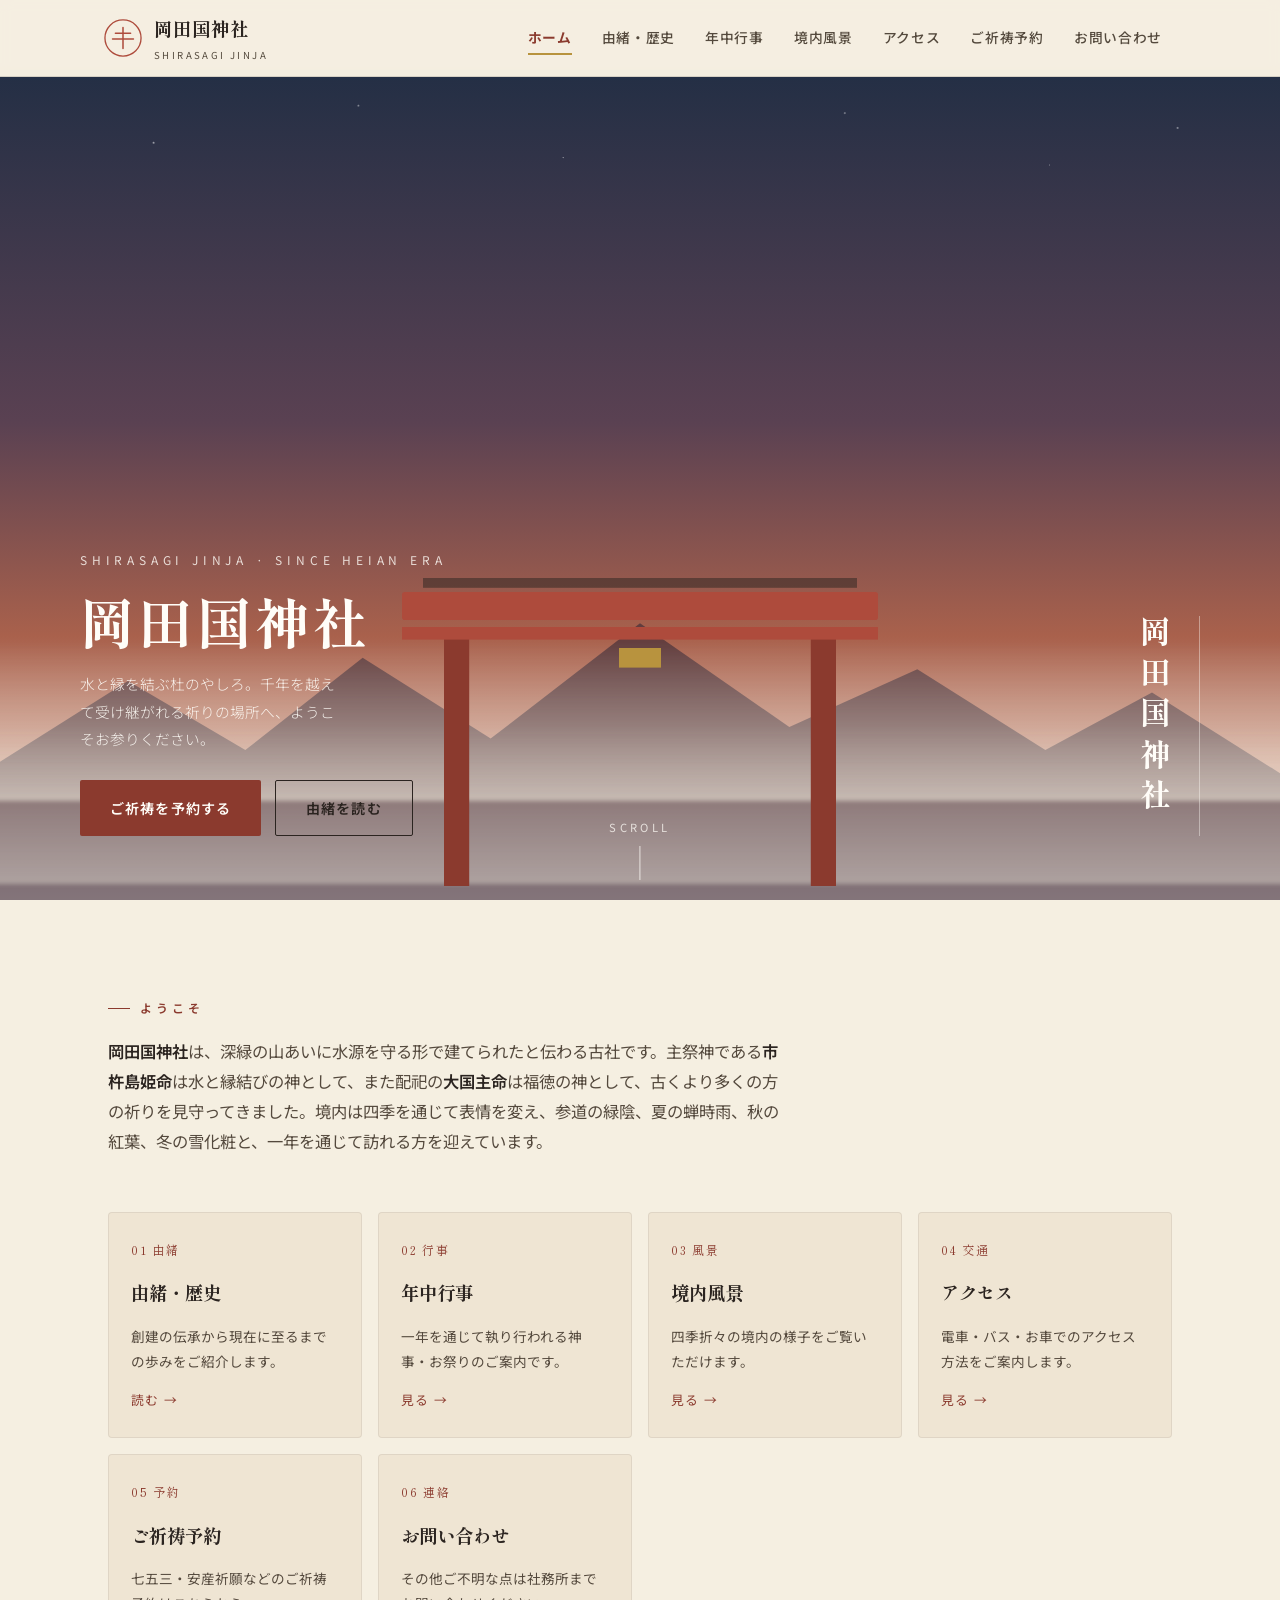
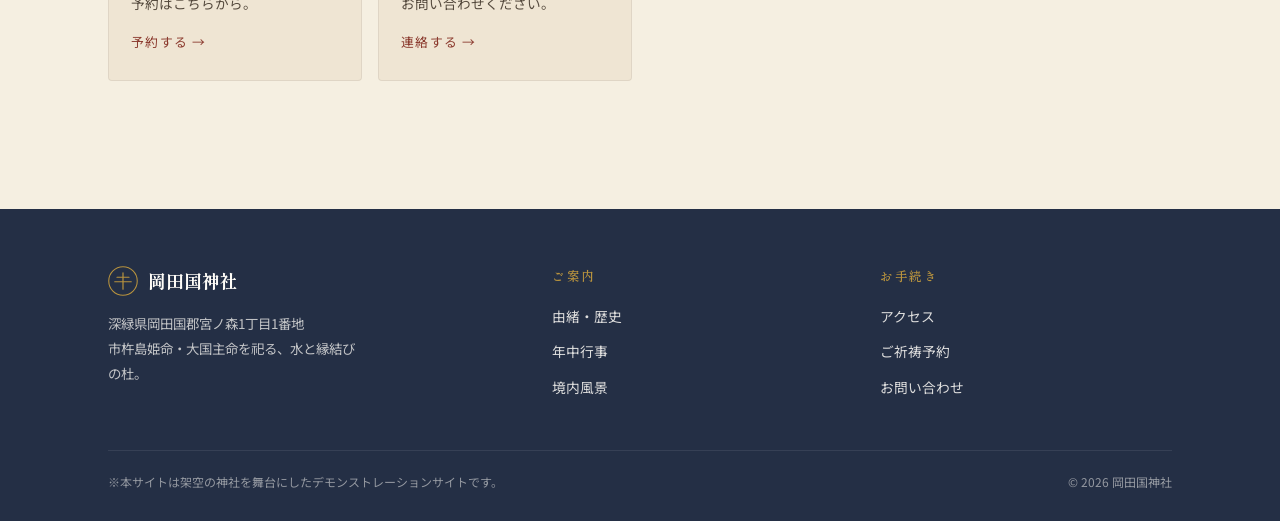
<file: old/Okadakuni_20260822.html>
<!DOCTYPE html>
<html lang="ja">
<head>
<meta charset="UTF-8">
<meta name="viewport" content="width=device-width, initial-scale=1.0">
<title>岡田国神社 -しらさぎじんじゃ- 公式サイト</title>
<link rel="preconnect" href="https://fonts.googleapis.com">
<link href="https://fonts.googleapis.com/css2?family=Shippori+Mincho:wght@400;500;600;700;800&family=Noto+Sans+JP:wght@300;400;500;600;700&display=swap" rel="stylesheet">
<style>
:root{
  --cream:#F5EFE1;
  --paper:#EFE5D3;
  --paper-deep:#E6D9C0;
  --ink:#2B2420;
  --ink-soft:#54493d;
  --vermilion:#AE4B3C;
  --vermilion-dark:#8B3A2E;
  --vermilion-tint:#F0DAD2;
  --indigo:#242F45;
  --indigo-soft:#3a4661;
  --gold:#B8933E;
  --moss:#5C6B4C;
  --white:#FFFDF8;
  --shadow: 0 12px 32px -12px rgba(43,36,32,0.28);
  --maxw: 1120px;
}
*{box-sizing:border-box; margin:0; padding:0;}
html{scroll-behavior:smooth;}
body{
  background:var(--cream);
  color:var(--ink);
  font-family:'Noto Sans JP', sans-serif;
  font-weight:400;
  line-height:1.85;
  -webkit-font-smoothing:antialiased;
}
h1,h2,h3,h4,.mincho{font-family:'Shippori Mincho', serif;}
img,svg{display:block; max-width:100%;}
a{color:inherit; text-decoration:none;}
button{font-family:inherit; cursor:pointer;}
.container{max-width:var(--maxw); margin:0 auto; padding:0 28px;}
.eyebrow{
  display:inline-flex; align-items:center; gap:10px;
  font-size:0.75rem; letter-spacing:0.32em; color:var(--vermilion-dark);
  font-weight:600;
}
.eyebrow::before{content:""; width:22px; height:1px; background:var(--vermilion-dark);}

/* ---------- Header / Nav ---------- */
header.site-header{
  position:fixed; top:0; left:0; right:0; z-index:100;
  background:rgba(245,239,225,0.94);
  backdrop-filter:blur(6px);
  border-bottom:1px solid rgba(43,36,32,0.12);
}
.nav-inner{
  max-width:var(--maxw); margin:0 auto; padding:0 24px;
  height:76px; display:flex; align-items:center; justify-content:space-between;
}
.brand{display:flex; align-items:center; gap:12px; font-family:'Shippori Mincho',serif;}
.brand .mon{width:38px; height:38px; flex:none;}
.brand .name{font-size:1.15rem; font-weight:700; letter-spacing:0.06em;}
.brand .name small{display:block; font-family:'Noto Sans JP',sans-serif; font-weight:400; font-size:0.6rem; letter-spacing:0.25em; color:var(--ink-soft); margin-top:2px;}

nav.main-nav{display:flex; gap:2px;}
nav.main-nav a{
  position:relative;
  padding:10px 14px; font-size:0.86rem; letter-spacing:0.05em; font-weight:500;
  color:var(--ink-soft);
}
nav.main-nav a::after{
  content:""; position:absolute; left:14px; right:14px; bottom:6px; height:2px;
  background:var(--gold); transform:scaleX(0); transform-origin:left; transition:transform .25s ease;
}
nav.main-nav a:hover{color:var(--ink);}
nav.main-nav a:hover::after{transform:scaleX(1);}
nav.main-nav a.active{color:var(--vermilion-dark); font-weight:700;}
nav.main-nav a.active::after{transform:scaleX(1);}

.hamburger{display:none; flex-direction:column; gap:5px; background:none; border:none; padding:8px;}
.hamburger span{width:24px; height:2px; background:var(--ink);}
.mobile-nav{display:none;}

@media (max-width:900px){
  nav.main-nav{display:none;}
  .hamburger{display:flex;}
  .mobile-nav.open{
    display:flex; flex-direction:column; position:fixed; top:76px; left:0; right:0;
    background:var(--cream); border-bottom:1px solid rgba(43,36,32,0.12); z-index:99;
    box-shadow:var(--shadow);
  }
  .mobile-nav a{padding:16px 24px; border-top:1px solid rgba(43,36,32,0.08); font-size:0.95rem;}
  .mobile-nav a.active{color:var(--vermilion-dark); font-weight:700;}
}

main{padding-top:76px;}
.view{display:none;}
.view.active{display:block; animation:fadeUp .5s ease both;}
@keyframes fadeUp{from{opacity:0; transform:translateY(14px);} to{opacity:1; transform:translateY(0);}}
@media (prefers-reduced-motion: reduce){
  .view.active{animation:none;}
  *{animation-duration:0.01ms !important; transition-duration:0.01ms !important;}
}

/* ---------- Hero (Home) ---------- */
.hero{
  position:relative; min-height:calc(100vh - 76px); overflow:hidden;
  background:linear-gradient(180deg, var(--indigo) 0%, #5a4152 42%, #a9614c 68%, var(--vermilion-tint) 100%);
  display:flex; align-items:flex-end;
}
.hero .stars{position:absolute; inset:0 0 55% 0; background-image:
   radial-gradient(1.5px 1.5px at 12% 18%, rgba(255,255,255,.8), transparent),
   radial-gradient(1.5px 1.5px at 28% 8%, rgba(255,255,255,.6), transparent),
   radial-gradient(1px 1px at 44% 22%, rgba(255,255,255,.7), transparent),
   radial-gradient(1.5px 1.5px at 66% 10%, rgba(255,255,255,.6), transparent),
   radial-gradient(1px 1px at 82% 24%, rgba(255,255,255,.5), transparent),
   radial-gradient(1.5px 1.5px at 92% 14%, rgba(255,255,255,.7), transparent);
  opacity:.8;
}
.hero .mist{position:absolute; left:-10%; right:-10%; height:160px; background:linear-gradient(180deg, rgba(245,239,225,0) 0%, rgba(245,239,225,0.55) 100%); filter:blur(2px);}
.hero .mist.m1{bottom:12%; animation:drift 26s linear infinite;}
.hero .mist.m2{bottom:2%; opacity:.7; animation:drift 34s linear infinite reverse;}
@keyframes drift{0%{transform:translateX(-4%);}50%{transform:translateX(4%);}100%{transform:translateX(-4%);}}

.hero-mountains{position:absolute; bottom:0; left:0; right:0; height:42%; opacity:.55;}

.hero-torii{position:absolute; bottom:0; left:50%; transform:translateX(-50%); width:min(560px, 78vw);}

.hero-content{position:relative; z-index:3; width:100%; padding:0 28px 64px;}
.hero-flex{max-width:var(--maxw); margin:0 auto; display:flex; justify-content:space-between; align-items:flex-end; gap:24px;}
.hero-title-block{color:var(--white);}
.hero-title-block .en{font-size:0.75rem; letter-spacing:0.4em; opacity:.8; margin-bottom:14px;}
.hero-title-block h1{font-size:clamp(2.1rem, 5vw, 3.4rem); font-weight:800; letter-spacing:0.08em; line-height:1.3;}
.hero-title-block p{margin-top:14px; max-width:32ch; font-size:0.92rem; opacity:.9; font-weight:300;}
.hero-vertical{
  writing-mode: vertical-rl; text-orientation:upright;
  color:var(--white); font-family:'Shippori Mincho',serif; font-weight:700;
  font-size:clamp(1.3rem, 2.6vw, 1.9rem); letter-spacing:0.35em;
  border-right:1px solid rgba(255,253,248,0.4); padding-right:16px; height:220px;
}
.scroll-cue{position:absolute; left:50%; bottom:20px; transform:translateX(-50%); z-index:3; color:var(--white); opacity:.75; font-size:0.7rem; letter-spacing:0.3em; text-align:center;}
.scroll-cue .line{width:1px; height:34px; background:var(--white); margin:8px auto 0; animation:scrollLine 1.8s ease-in-out infinite;}
@keyframes scrollLine{0%{transform:scaleY(0); transform-origin:top;}50%{transform:scaleY(1); transform-origin:top;}51%{transform-origin:bottom;}100%{transform:scaleY(0); transform-origin:bottom;}}

@media (max-width:700px){
  .hero-flex{flex-direction:column; align-items:flex-start;}
  .hero-vertical{display:none;}
}

/* ---------- Intro / quicklinks ---------- */
.section{padding:88px 0;}
.section.tight{padding:64px 0;}
.section-head{max-width:640px; margin-bottom:48px;}
.section-head h2{font-size:clamp(1.6rem,3vw,2.2rem); margin-top:12px; font-weight:700;}
.section-head p.lead{margin-top:16px; color:var(--ink-soft);}

.intro-text{max-width:680px; font-size:1.02rem; color:var(--ink-soft);}
.intro-text strong{color:var(--ink); font-weight:600;}

.quicklinks{
  display:grid; grid-template-columns:repeat(auto-fit,minmax(220px,1fr)); gap:16px; margin-top:56px;
}
.qlink{
  background:var(--paper); border:1px solid rgba(43,36,32,0.08); border-radius:4px;
  padding:26px 22px; display:flex; flex-direction:column; gap:14px; position:relative; overflow:hidden;
  transition:transform .3s ease, box-shadow .3s ease;
}
.qlink:hover{transform:translateY(-4px); box-shadow:var(--shadow);}
.qlink .num{font-family:'Shippori Mincho',serif; font-size:0.75rem; color:var(--vermilion-dark); letter-spacing:0.15em;}
.qlink h3{font-size:1.15rem; font-weight:700;}
.qlink p{font-size:0.85rem; color:var(--ink-soft);}
.qlink .arrow{margin-top:auto; font-size:0.8rem; color:var(--vermilion-dark); letter-spacing:0.1em;}

/* divider */
.divider{display:flex; align-items:center; justify-content:center; gap:14px; padding:8px 0 0;}
.divider svg{width:64px; height:24px; opacity:.7;}

/* ---------- Buttons ---------- */
.btn{
  display:inline-flex; align-items:center; gap:10px;
  background:var(--vermilion-dark); color:var(--white); border:none;
  padding:14px 30px; font-size:0.88rem; letter-spacing:0.08em; font-weight:600; border-radius:2px;
  transition:background .25s ease, transform .25s ease;
}
.btn:hover{background:var(--vermilion); transform:translateY(-2px);}
.btn.ghost{background:transparent; color:var(--ink); border:1px solid var(--ink); }
.btn.ghost:hover{background:var(--ink); color:var(--white);}

/* ---------- Page header banner for inner pages ---------- */
.page-banner{
  background:var(--indigo); color:var(--white); padding:70px 0 46px; position:relative; overflow:hidden;
}
.page-banner .container{position:relative; z-index:2;}
.page-banner h1{font-size:clamp(1.8rem,3.6vw,2.6rem); font-weight:800; letter-spacing:0.06em;}
.page-banner .jp-sub{margin-top:10px; font-size:0.8rem; letter-spacing:0.3em; color:var(--gold);}
.page-banner .crumbs{margin-top:18px; font-size:0.78rem; opacity:.7; letter-spacing:0.05em;}
.page-banner .band{position:absolute; right:-40px; top:-60px; width:260px; height:260px; opacity:.15;}

/* ---------- History timeline ---------- */
.timeline{position:relative; max-width:760px; margin-top:20px;}
.timeline::before{content:""; position:absolute; left:11px; top:6px; bottom:6px; width:1px; background:linear-gradient(180deg, var(--vermilion-dark), var(--gold));}
.t-item{position:relative; padding-left:44px; padding-bottom:46px;}
.t-item:last-child{padding-bottom:0;}
.t-item::before{content:""; position:absolute; left:2px; top:4px; width:20px; height:20px; border-radius:50%; background:var(--cream); border:2px solid var(--vermilion-dark);}
.t-era{font-size:0.75rem; letter-spacing:0.15em; color:var(--vermilion-dark); font-weight:700;}
.t-item h3{margin-top:6px; font-size:1.2rem; font-weight:700;}
.t-item p{margin-top:8px; color:var(--ink-soft); font-size:0.94rem; max-width:60ch;}

.deity-grid{display:grid; grid-template-columns:repeat(auto-fit,minmax(260px,1fr)); gap:18px; margin-top:20px;}
.deity-card{background:var(--white); border:1px solid rgba(43,36,32,0.08); padding:24px; border-radius:4px;}
.deity-card .tag{font-size:0.7rem; letter-spacing:0.2em; color:var(--moss); font-weight:700;}
.deity-card h3{margin-top:8px; font-size:1.1rem;}
.deity-card p{margin-top:8px; font-size:0.88rem; color:var(--ink-soft);}

/* ---------- Events grid ---------- */
.events-grid{display:grid; grid-template-columns:repeat(auto-fit,minmax(240px,1fr)); gap:18px; margin-top:10px;}
.event-card{
  background:var(--white); border:1px solid rgba(43,36,32,0.08); border-radius:4px; overflow:hidden;
  cursor:pointer; transition:transform .3s ease, box-shadow .3s ease; text-align:left;
}
.event-card:hover{transform:translateY(-5px); box-shadow:var(--shadow);}
.event-card .thumb{height:130px;}
.event-card .body{padding:18px 20px 22px;}
.event-card .month{font-size:0.72rem; letter-spacing:0.2em; color:var(--vermilion-dark); font-weight:700;}
.event-card h3{margin-top:8px; font-size:1.08rem; font-weight:700;}
.event-card p{margin-top:8px; font-size:0.82rem; color:var(--ink-soft);}

.detail-wrap{max-width:760px;}
.detail-hero{border-radius:4px; overflow:hidden; margin-bottom:28px; box-shadow:var(--shadow);}
.detail-wrap h2{font-size:1.7rem; font-weight:800;}
.detail-meta{display:flex; gap:18px; flex-wrap:wrap; margin:14px 0 22px; font-size:0.8rem; color:var(--ink-soft); letter-spacing:0.04em;}
.detail-meta span{display:inline-flex; align-items:center; gap:6px;}
.detail-wrap p{color:var(--ink-soft); margin-bottom:16px;}
.back-link{display:inline-flex; align-items:center; gap:8px; margin-top:8px; font-size:0.84rem; font-weight:600; color:var(--vermilion-dark);}

/* ---------- Photos ---------- */
.photo-grid{display:grid; grid-template-columns:repeat(auto-fit,minmax(260px,1fr)); gap:20px; margin-top:10px;}
.photo-card{
  position:relative; border-radius:4px; overflow:hidden; cursor:pointer; aspect-ratio:4/3;
  box-shadow:0 6px 18px -8px rgba(43,36,32,0.35); transition:transform .35s ease;
}
.photo-card:hover{transform:scale(1.02);}
.photo-card .caption{
  position:absolute; left:0; right:0; bottom:0; padding:16px 18px;
  background:linear-gradient(0deg, rgba(36,47,69,0.85), rgba(36,47,69,0));
  color:var(--white);
}
.photo-card .caption .season{font-size:0.68rem; letter-spacing:0.25em; opacity:.85;}
.photo-card .caption h3{margin-top:4px; font-size:1.02rem; font-weight:700;}

/* ---------- Access ---------- */
.access-grid{display:grid; grid-template-columns:1.1fr 0.9fr; gap:44px; align-items:start;}
@media (max-width:860px){.access-grid{grid-template-columns:1fr;}}
.info-block{margin-bottom:30px;}
.info-block h3{font-size:1.02rem; font-weight:700; display:flex; align-items:center; gap:8px; color:var(--vermilion-dark);}
.info-block p, .info-block li{color:var(--ink-soft); font-size:0.92rem;}
.info-block ul{margin-top:8px; padding-left:20px;}
.map-card{background:var(--paper); border-radius:6px; padding:18px; border:1px solid rgba(43,36,32,0.08);}
.map-note{font-size:0.74rem; color:var(--ink-soft); margin-top:10px; text-align:center;}

/* ---------- Forms ---------- */
.form-card{background:var(--white); border:1px solid rgba(43,36,32,0.08); border-radius:6px; padding:36px; max-width:720px; box-shadow:var(--shadow);}
.form-row{margin-bottom:22px;}
.form-row label{display:block; font-size:0.84rem; font-weight:600; margin-bottom:8px; letter-spacing:0.03em;}
.form-row label .req{color:var(--vermilion-dark); margin-left:4px; font-size:0.72rem;}
.form-row input[type=text], .form-row input[type=email], .form-row input[type=tel], .form-row input[type=date], .form-row select, .form-row textarea{
  width:100%; padding:12px 14px; border:1px solid rgba(43,36,32,0.25); border-radius:3px;
  background:var(--cream); font-family:inherit; font-size:0.92rem; color:var(--ink);
}
.form-row input:focus, .form-row select:focus, .form-row textarea:focus{outline:2px solid var(--gold); outline-offset:1px; background:var(--white);}
.form-row textarea{min-height:120px; resize:vertical;}
.form-grid-2{display:grid; grid-template-columns:1fr 1fr; gap:18px;}
@media (max-width:560px){.form-grid-2{grid-template-columns:1fr;}}
.radio-group{display:flex; flex-wrap:wrap; gap:10px;}
.radio-chip{position:relative;}
.radio-chip input{position:absolute; opacity:0; width:100%; height:100%; cursor:pointer;}
.radio-chip span{
  display:inline-block; padding:9px 16px; border:1px solid rgba(43,36,32,0.25); border-radius:20px;
  font-size:0.82rem; color:var(--ink-soft); transition:all .2s ease;
}
.radio-chip input:checked + span{background:var(--vermilion-dark); border-color:var(--vermilion-dark); color:var(--white);}
.form-note{font-size:0.78rem; color:var(--ink-soft); margin-top:6px;}
.confirm-box{
  display:none; margin-top:24px; padding:20px 22px; background:#EEF3EA; border:1px solid #c7d6bd; border-radius:6px;
  color:#3d4e34; font-size:0.9rem;
}
.confirm-box.show{display:block; animation:fadeUp .4s ease both;}
.contact-card{background:var(--paper); border-radius:6px; padding:28px; border:1px solid rgba(43,36,32,0.08);}
.contact-card h3{font-size:1rem; font-weight:700; margin-bottom:14px;}
.contact-card .row{display:flex; gap:12px; margin-bottom:12px; font-size:0.88rem; color:var(--ink-soft);}
.contact-card .row b{color:var(--ink); font-weight:600; min-width:80px; display:inline-block;}
.two-col{display:grid; grid-template-columns:1.2fr 0.8fr; gap:40px; align-items:start;}
@media (max-width:860px){.two-col{grid-template-columns:1fr;}}

/* ---------- Footer ---------- */
footer{background:var(--indigo); color:rgba(255,253,248,0.85); padding:56px 0 28px; margin-top:40px;}
.footer-grid{display:grid; grid-template-columns:1.4fr 1fr 1fr; gap:36px;}
@media (max-width:700px){.footer-grid{grid-template-columns:1fr;}}
footer h4{font-size:0.78rem; letter-spacing:0.2em; color:var(--gold); margin-bottom:16px; font-weight:600;}
footer .brand-f{display:flex; align-items:center; gap:10px; margin-bottom:14px;}
footer .brand-f .name{font-family:'Shippori Mincho',serif; font-size:1.1rem; font-weight:700; color:var(--white);}
footer p{font-size:0.84rem; opacity:.85; max-width:36ch;}
footer ul{list-style:none;}
footer li{margin-bottom:10px; font-size:0.86rem;}
footer li a:hover{color:var(--gold);}
.footer-bottom{margin-top:40px; padding-top:20px; border-top:1px solid rgba(255,253,248,0.15); font-size:0.75rem; opacity:.6; display:flex; justify-content:space-between; flex-wrap:wrap; gap:10px;}

@media (max-width:600px){
  .section{padding:60px 0;}
}
</style>
</head>
<body>

<header class="site-header">
  <div class="nav-inner">
    <a href="#home" class="brand" data-nav>
      <svg class="mon" viewBox="0 0 40 40"><circle cx="20" cy="20" r="19" fill="none" stroke="#AE4B3C" stroke-width="1.4"/><path d="M20 9 L20 31 M12 15 L28 15 M9 21 L31 21" stroke="#AE4B3C" stroke-width="1.6" stroke-linecap="round"/></svg>
      <span class="name">岡田国神社<small>SHIRASAGI JINJA</small></span>
    </a>
    <nav class="main-nav">
      <a href="#home" data-nav>ホーム</a>
      <a href="#history" data-nav>由緒・歴史</a>
      <a href="#events" data-nav>年中行事</a>
      <a href="#photos" data-nav>境内風景</a>
      <a href="#access" data-nav>アクセス</a>
      <a href="#reservation" data-nav>ご祈祷予約</a>
      <a href="#contact" data-nav>お問い合わせ</a>
    </nav>
    <button class="hamburger" id="hamburgerBtn" aria-label="メニュー">
      <span></span><span></span><span></span>
    </button>
  </div>
  <div class="mobile-nav" id="mobileNav">
    <a href="#home" data-nav>ホーム</a>
    <a href="#history" data-nav>由緒・歴史</a>
    <a href="#events" data-nav>年中行事</a>
    <a href="#photos" data-nav>境内風景</a>
    <a href="#access" data-nav>アクセス</a>
    <a href="#reservation" data-nav>ご祈祷予約</a>
    <a href="#contact" data-nav>お問い合わせ</a>
  </div>
</header>

<main>

  <!-- ============ HOME ============ -->
  <section class="view" id="view-home" data-view="home">
    <div class="hero">
      <div class="stars"></div>
      <svg class="hero-mountains" viewBox="0 0 1200 300" preserveAspectRatio="none">
        <path d="M0,300 L0,180 L120,110 L230,170 L340,90 L460,160 L600,60 L740,150 L860,100 L980,170 L1080,120 L1200,190 L1200,300 Z" fill="#2b2233"/>
      </svg>
      <div class="mist m1"></div>
      <div class="mist m2"></div>
      <svg class="hero-torii" viewBox="0 0 400 260" aria-hidden="true">
        <rect x="60" y="70" width="18" height="180" fill="#8B3A2E"/>
        <rect x="322" y="70" width="18" height="180" fill="#8B3A2E"/>
        <rect x="30" y="40" width="340" height="20" rx="2" fill="#AE4B3C"/>
        <rect x="30" y="65" width="340" height="9" fill="#AE4B3C"/>
        <rect x="185" y="80" width="30" height="14" fill="#B8933E"/>
        <rect x="45" y="30" width="310" height="7" fill="#2B2420" opacity="0.5"/>
      </svg>
      <div class="scroll-cue">SCROLL<div class="line"></div></div>
      <div class="hero-content">
        <div class="hero-flex">
          <div class="hero-title-block">
            <div class="en">SHIRASAGI JINJA · SINCE HEIAN ERA</div>
            <h1>岡田国神社</h1>
            <p>水と縁を結ぶ杜のやしろ。千年を越えて受け継がれる祈りの場所へ、ようこそお参りください。</p>
            <div style="margin-top:28px; display:flex; gap:14px; flex-wrap:wrap;">
              <a href="#reservation" class="btn" data-nav>ご祈祷を予約する</a>
              <a href="#history" class="btn ghost" data-nav>由緒を読む</a>
            </div>
          </div>
          <div class="hero-vertical">岡田国神社</div>
        </div>
      </div>
    </div>

    <div class="section">
      <div class="container">
        <span class="eyebrow">ようこそ</span>
        <p class="intro-text" style="margin-top:16px;">
          <strong>岡田国神社</strong>は、深緑の山あいに水源を守る形で建てられたと伝わる古社です。主祭神である<strong>市杵島姫命</strong>は水と縁結びの神として、また配祀の<strong>大国主命</strong>は福徳の神として、古くより多くの方の祈りを見守ってきました。境内は四季を通じて表情を変え、参道の緑陰、夏の蝉時雨、秋の紅葉、冬の雪化粧と、一年を通じて訪れる方を迎えています。
        </p>
        <div class="quicklinks">
          <a class="qlink" href="#history" data-nav><span class="num">01 由緒</span><h3>由緒・歴史</h3><p>創建の伝承から現在に至るまでの歩みをご紹介します。</p><span class="arrow">読む →</span></a>
          <a class="qlink" href="#events" data-nav><span class="num">02 行事</span><h3>年中行事</h3><p>一年を通じて執り行われる神事・お祭りのご案内です。</p><span class="arrow">見る →</span></a>
          <a class="qlink" href="#photos" data-nav><span class="num">03 風景</span><h3>境内風景</h3><p>四季折々の境内の様子をご覧いただけます。</p><span class="arrow">見る →</span></a>
          <a class="qlink" href="#access" data-nav><span class="num">04 交通</span><h3>アクセス</h3><p>電車・バス・お車でのアクセス方法をご案内します。</p><span class="arrow">見る →</span></a>
          <a class="qlink" href="#reservation" data-nav><span class="num">05 予約</span><h3>ご祈祷予約</h3><p>七五三・安産祈願などのご祈祷予約はこちらから。</p><span class="arrow">予約する →</span></a>
          <a class="qlink" href="#contact" data-nav><span class="num">06 連絡</span><h3>お問い合わせ</h3><p>その他ご不明な点は社務所までお問い合わせください。</p><span class="arrow">連絡する →</span></a>
        </div>
      </div>
    </div>
  </section>

  <!-- ============ HISTORY ============ -->
  <section class="view" id="view-history" data-view="history">
    <div class="page-banner">
      <div class="container">
        <span class="eyebrow" style="color:#e9c9c1;">HISTORY</span>
        <h1>由緒・歴史</h1>
        <div class="jp-sub">千年の祈りが積み重なる杜</div>
      </div>
    </div>
    <div class="section">
      <div class="container">
        <div class="section-head">
          <span class="eyebrow">御祭神</span>
          <h2>お祀りする神々</h2>
          <p class="lead">岡田国神社では、水と縁を司る神を中心に、福徳の神を併せてお祀りしています。</p>
        </div>
        <div class="deity-grid">
          <div class="deity-card">
            <div class="tag">主祭神</div>
            <h3>市杵島姫命（いちきしまひめのみこと）</h3>
            <p>水を司り、芸事や縁結びのご利益で知られる女神。境内の湧水は今も御神水として親しまれています。</p>
          </div>
          <div class="deity-card">
            <div class="tag">配祀神</div>
            <h3>大国主命（おおくにぬしのみこと）</h3>
            <p>国造りと福徳、縁結びの神。人と人、人と土地との良縁を結ぶとして篤い信仰を集めています。</p>
          </div>
        </div>

        <div class="divider" style="margin-top:64px;">
          <svg viewBox="0 0 64 24"><path d="M6 20 V6 M58 20 V6 M2 6 H62 M2 10 H62" stroke="#B8933E" stroke-width="1.4" fill="none" stroke-linecap="round"/></svg>
        </div>

        <div class="section-head" style="margin-top:56px;">
          <span class="eyebrow">沿革</span>
          <h2>創建から現在まで</h2>
        </div>
        <div class="timeline">
          <div class="t-item">
            <div class="t-era">平安時代 伝承</div>
            <h3>岡田国が導いた水源</h3>
            <p>一羽の白い鷺が山中の水源へ人々を導き、その地に祠が結ばれたのが始まりと伝わります。以来、岡田国は当社の使いとして大切にされています。</p>
          </div>
          <div class="t-item">
            <div class="t-era">鎌倉〜室町時代</div>
            <h3>戦乱と再興</h3>
            <p>度重なる戦火により社殿を焼失するも、その都度、里の人々の手によって再建が重ねられ、信仰は絶えることなく受け継がれました。</p>
          </div>
          <div class="t-item">
            <div class="t-era">江戸時代中期</div>
            <h3>現在の本殿造営</h3>
            <p>現存する本殿はこの時期に造営されたものを基礎としており、彫刻や意匠には当時の宮大工の技が今も息づいています。</p>
          </div>
          <div class="t-item">
            <div class="t-era">近代〜現代</div>
            <h3>杜を守り、今に至る</h3>
            <p>災害や社会の変化を経ながらも、氏子・崇敬者の皆様の支えにより境内の杜と祭祀が守り継がれ、現在に至ります。</p>
          </div>
        </div>
      </div>
    </div>
  </section>

  <!-- ============ EVENTS LIST ============ -->
  <section class="view" id="view-events" data-view="events">
    <div class="page-banner">
      <div class="container">
        <span class="eyebrow" style="color:#e9c9c1;">ANNUAL EVENTS</span>
        <h1>年中行事</h1>
        <div class="jp-sub">一年を通じて執り行われる神事とお祭り</div>
      </div>
    </div>
    <div class="section">
      <div class="container">
        <div class="section-head">
          <p class="lead">各行事をクリックすると、詳しいご案内をご覧いただけます。</p>
        </div>
        <div class="events-grid" id="eventsGrid"></div>
      </div>
    </div>
  </section>

  <!-- ============ EVENT DETAIL ============ -->
  <section class="view" id="view-event-detail" data-view="event-detail">
    <div class="page-banner">
      <div class="container">
        <span class="eyebrow" style="color:#e9c9c1;">ANNUAL EVENTS</span>
        <h1 id="eventDetailTitle">行事名</h1>
        <div class="crumbs"><a href="#events" data-nav style="color:#e9c9c1;">年中行事一覧</a> ／ 詳細</div>
      </div>
    </div>
    <div class="section">
      <div class="container">
        <div class="detail-wrap" id="eventDetailBody"></div>
      </div>
    </div>
  </section>

  <!-- ============ PHOTOS ============ -->
  <section class="view" id="view-photos" data-view="photos">
    <div class="page-banner">
      <div class="container">
        <span class="eyebrow" style="color:#e9c9c1;">GALLERY</span>
        <h1>境内風景</h1>
        <div class="jp-sub">四季折々の岡田国神社</div>
      </div>
    </div>
    <div class="section">
      <div class="container">
        <div class="section-head">
          <p class="lead">写真をクリックすると、その情景にまつわるお話をご覧いただけます。</p>
        </div>
        <div class="photo-grid" id="photoGrid"></div>
      </div>
    </div>
  </section>

  <!-- ============ PHOTO DETAIL ============ -->
  <section class="view" id="view-photo-detail" data-view="photo-detail">
    <div class="page-banner">
      <div class="container">
        <span class="eyebrow" style="color:#e9c9c1;">GALLERY</span>
        <h1 id="photoDetailTitle">情景</h1>
        <div class="crumbs"><a href="#photos" data-nav style="color:#e9c9c1;">境内風景一覧</a> ／ 詳細</div>
      </div>
    </div>
    <div class="section">
      <div class="container">
        <div class="detail-wrap" id="photoDetailBody"></div>
      </div>
    </div>
  </section>

  <!-- ============ ACCESS ============ -->
  <section class="view" id="view-access" data-view="access">
    <div class="page-banner">
      <div class="container">
        <span class="eyebrow" style="color:#e9c9c1;">ACCESS</span>
        <h1>アクセス</h1>
        <div class="jp-sub">岡田国神社への行き方</div>
      </div>
    </div>
    <div class="section">
      <div class="container">
        <div class="access-grid">
          <div>
            <div class="info-block">
              <h3>所在地</h3>
              <p>〒899-0000　深緑県 岡田国郡 宮ノ森1丁目1番地<br>岡田国神社 社務所</p>
            </div>
            <div class="info-block">
              <h3>電車・バスでお越しの方</h3>
              <ul>
                <li>岡田国鉄道「宮ノ森駅」下車、参道口まで徒歩約12分</li>
                <li>宮ノ森駅前より「神社前」行きバスに乗車、終点下車すぐ（乗車時間約7分）</li>
                <li>バスは土日祝は20分間隔、平日は40分間隔で運行しています</li>
              </ul>
            </div>
            <div class="info-block">
              <h3>お車でお越しの方</h3>
              <ul>
                <li>緑水自動車道「岡田国IC」より約15分</li>
                <li>境内北側に参拝者専用駐車場あり（普通車60台・大型バス3台）</li>
                <li>正月三が日・例大祭期間中は周辺に交通規制がございます</li>
              </ul>
            </div>
            <div class="info-block">
              <h3>受付時間</h3>
              <ul>
                <li>社務所：午前9時〜午後4時30分（年中無休）</li>
                <li>ご祈祷受付：午前9時〜午後4時（最終受付）</li>
              </ul>
            </div>
          </div>
          <div>
            <div class="map-card">
              <svg viewBox="0 0 320 320" role="img" aria-label="境内周辺の案内図（イラスト）">
                <rect x="0" y="0" width="320" height="320" fill="#F5EFE1"/>
                <path d="M0 250 Q160 210 320 255" stroke="#c9bfa3" stroke-width="26" fill="none"/>
                <path d="M0 250 Q160 210 320 255" stroke="#efe5d3" stroke-width="20" fill="none" stroke-dasharray="2 10"/>
                <circle cx="40" cy="70" r="26" fill="#dfe7d8"/>
                <circle cx="270" cy="60" r="34" fill="#dfe7d8"/>
                <circle cx="250" cy="150" r="20" fill="#dfe7d8"/>
                <g transform="translate(150,120)">
                  <rect x="-4" y="10" width="8" height="46" fill="#8B3A2E"/>
                  <rect x="42" y="10" width="8" height="46" fill="#8B3A2E"/>
                  <rect x="-16" y="0" width="80" height="9" fill="#AE4B3C"/>
                  <rect x="-16" y="12" width="80" height="4" fill="#AE4B3C"/>
                </g>
                <text x="150" y="196" text-anchor="middle" font-family="Shippori Mincho, serif" font-size="13" fill="#2B2420">岡田国神社</text>
                <g transform="translate(40,190)">
                  <rect x="-14" y="-10" width="28" height="20" rx="3" fill="#242F45"/>
                  <text x="0" y="26" text-anchor="middle" font-family="Noto Sans JP" font-size="11" fill="#2B2420">宮ノ森駅</text>
                </g>
                <path d="M55 190 Q100 170 150 150" stroke="#54493d" stroke-width="1.6" fill="none" stroke-dasharray="4 4"/>
                <g transform="translate(260,230)">
                  <rect x="-16" y="-8" width="32" height="16" rx="2" fill="#5C6B4C"/>
                  <text x="0" y="26" text-anchor="middle" font-family="Noto Sans JP" font-size="11" fill="#2B2420">駐車場</text>
                </g>
                <path d="M240 220 Q210 190 175 160" stroke="#54493d" stroke-width="1.6" fill="none" stroke-dasharray="4 4"/>
                <g transform="translate(280,40)">
                  <circle r="16" fill="none" stroke="#AE4B3C" stroke-width="1.5"/>
                  <path d="M0 -12 L0 12 M-12 0 L12 0" stroke="#AE4B3C" stroke-width="1.2"/>
                  <text x="0" y="-20" text-anchor="middle" font-family="Noto Sans JP" font-size="9" fill="#AE4B3C">N</text>
                </g>
              </svg>
              <p class="map-note">※ 上図は道のりの目安を示す簡易イラストマップです</p>
            </div>
          </div>
        </div>
      </div>
    </div>
  </section>

  <!-- ============ RESERVATION ============ -->
  <section class="view" id="view-reservation" data-view="reservation">
    <div class="page-banner">
      <div class="container">
        <span class="eyebrow" style="color:#e9c9c1;">RESERVATION</span>
        <h1>ご祈祷予約</h1>
        <div class="jp-sub">七五三・安産祈願などのご予約はこちらから</div>
      </div>
    </div>
    <div class="section">
      <div class="container">
        <div class="two-col">
          <div>
            <p class="intro-text" style="margin-bottom:28px;">ご祈祷は予約優先制でお受けしています。ご希望の内容・日時をご入力のうえ、送信してください。折り返し社務所より確認のご連絡を差し上げます。</p>
            <form class="form-card" id="reservationForm">
              <div class="form-row">
                <label>ご祈祷の種類<span class="req">必須</span></label>
                <div class="radio-group">
                  <label class="radio-chip"><input type="radio" name="kito" value="初宮参り" required><span>初宮参り</span></label>
                  <label class="radio-chip"><input type="radio" name="kito" value="七五三"><span>七五三</span></label>
                  <label class="radio-chip"><input type="radio" name="kito" value="安産祈願"><span>安産祈願</span></label>
                  <label class="radio-chip"><input type="radio" name="kito" value="交通安全"><span>交通安全</span></label>
                  <label class="radio-chip"><input type="radio" name="kito" value="厄除け"><span>厄除け</span></label>
                  <label class="radio-chip"><input type="radio" name="kito" value="合格祈願"><span>合格祈願</span></label>
                  <label class="radio-chip"><input type="radio" name="kito" value="家内安全"><span>家内安全</span></label>
                  <label class="radio-chip"><input type="radio" name="kito" value="その他"><span>その他</span></label>
                </div>
              </div>
              <div class="form-grid-2">
                <div class="form-row">
                  <label for="r-date">ご希望日<span class="req">必須</span></label>
                  <input type="date" id="r-date" required>
                </div>
                <div class="form-row">
                  <label for="r-time">ご希望時間帯<span class="req">必須</span></label>
                  <select id="r-time" required>
                    <option value="">選択してください</option>
                    <option>午前の部（9:00〜12:00）</option>
                    <option>午後の部（13:00〜16:00）</option>
                  </select>
                </div>
              </div>
              <div class="form-grid-2">
                <div class="form-row">
                  <label for="r-name">代表者お名前<span class="req">必須</span></label>
                  <input type="text" id="r-name" placeholder="例）岡田国 太郎" required>
                </div>
                <div class="form-row">
                  <label for="r-kana">フリガナ<span class="req">必須</span></label>
                  <input type="text" id="r-kana" placeholder="例）シラサギ タロウ" required>
                </div>
              </div>
              <div class="form-grid-2">
                <div class="form-row">
                  <label for="r-people">ご参加人数<span class="req">必須</span></label>
                  <input type="text" id="r-people" placeholder="例）3名" required>
                </div>
                <div class="form-row">
                  <label for="r-tel">お電話番号<span class="req">必須</span></label>
                  <input type="tel" id="r-tel" placeholder="例）090-0000-0000" required>
                </div>
              </div>
              <div class="form-row">
                <label for="r-mail">メールアドレス<span class="req">必須</span></label>
                <input type="email" id="r-mail" placeholder="例）example@mail.com" required>
              </div>
              <div class="form-row">
                <label for="r-note">備考</label>
                <textarea id="r-note" placeholder="お子様の年齢、車椅子でのご参拝など、ご要望があればご記入ください"></textarea>
              </div>
              <button type="submit" class="btn">この内容で予約を送信する</button>
              <p class="form-note">※ 本サイトはデモンストレーションです。実際の送信・予約確定は行われません。</p>
              <div class="confirm-box" id="reservationConfirm">
                ご予約内容を承りました（デモ表示）。折り返し社務所より確認のご連絡をいたします。今しばらくお待ちください。
              </div>
            </form>
          </div>
          <div>
            <div class="contact-card">
              <h3>ご祈祷について</h3>
              <div class="row"><b>初穂料</b>5,000円〜</div>
              <div class="row"><b>所要時間</b>約20〜30分</div>
              <div class="row"><b>受付時間</b>9:00〜16:00</div>
              <div class="row"><b>持ち物</b>特になし</div>
              <p style="margin-top:14px; font-size:0.84rem; color:var(--ink-soft);">当日受付も可能ですが、七五三シーズンや土日祝は混み合いますので、ご予約をおすすめしています。</p>
            </div>
          </div>
        </div>
      </div>
    </div>
  </section>

  <!-- ============ CONTACT ============ -->
  <section class="view" id="view-contact" data-view="contact">
    <div class="page-banner">
      <div class="container">
        <span class="eyebrow" style="color:#e9c9c1;">CONTACT</span>
        <h1>お問い合わせ</h1>
        <div class="jp-sub">神社管理事務所へのご連絡</div>
      </div>
    </div>
    <div class="section">
      <div class="container">
        <div class="two-col">
          <div>
            <form class="form-card" id="contactForm">
              <div class="form-grid-2">
                <div class="form-row">
                  <label for="c-name">お名前<span class="req">必須</span></label>
                  <input type="text" id="c-name" required>
                </div>
                <div class="form-row">
                  <label for="c-tel">お電話番号</label>
                  <input type="tel" id="c-tel">
                </div>
              </div>
              <div class="form-row">
                <label for="c-mail">メールアドレス<span class="req">必須</span></label>
                <input type="email" id="c-mail" required>
              </div>
              <div class="form-row">
                <label for="c-subject">お問い合わせ種別<span class="req">必須</span></label>
                <select id="c-subject" required>
                  <option value="">選択してください</option>
                  <option>ご祈祷について</option>
                  <option>参拝・境内について</option>
                  <option>お守り・授与品について</option>
                  <option>取材・撮影のご依頼</option>
                  <option>その他</option>
                </select>
              </div>
              <div class="form-row">
                <label for="c-message">お問い合わせ内容<span class="req">必須</span></label>
                <textarea id="c-message" required placeholder="お問い合わせ内容をご記入ください"></textarea>
              </div>
              <button type="submit" class="btn">送信する</button>
              <p class="form-note">※ 本サイトはデモンストレーションです。実際の送信は行われません。</p>
              <div class="confirm-box" id="contactConfirm">
                お問い合わせを承りました（デモ表示）。内容を確認のうえ、社務所より担当者がご連絡いたします。
              </div>
            </form>
          </div>
          <div>
            <div class="contact-card">
              <h3>岡田国神社 社務所</h3>
              <div class="row"><b>電話</b>000-0000-0000</div>
              <div class="row"><b>受付時間</b>9:00〜16:30（年中無休）</div>
              <div class="row"><b>メール</b>info@shirasagi-jinja.example</div>
              <div class="row"><b>所在地</b>深緑県岡田国郡宮ノ森1-1</div>
              <p style="margin-top:14px; font-size:0.84rem; color:var(--ink-soft);">お急ぎのご連絡はお電話にて承っております。メールでのお問い合わせは、2〜3営業日以内にご返信いたします。</p>
            </div>
          </div>
        </div>
      </div>
    </div>
  </section>

</main>

<footer>
  <div class="container">
    <div class="footer-grid">
      <div>
        <div class="brand-f">
          <svg width="30" height="30" viewBox="0 0 40 40"><circle cx="20" cy="20" r="19" fill="none" stroke="#B8933E" stroke-width="1.4"/><path d="M20 9 L20 31 M12 15 L28 15 M9 21 L31 21" stroke="#B8933E" stroke-width="1.6" stroke-linecap="round"/></svg>
          <span class="name">岡田国神社</span>
        </div>
        <p>深緑県岡田国郡宮ノ森1丁目1番地<br>市杵島姫命・大国主命を祀る、水と縁結びの杜。</p>
      </div>
      <div>
        <h4>ご案内</h4>
        <ul>
          <li><a href="#history" data-nav>由緒・歴史</a></li>
          <li><a href="#events" data-nav>年中行事</a></li>
          <li><a href="#photos" data-nav>境内風景</a></li>
        </ul>
      </div>
      <div>
        <h4>お手続き</h4>
        <ul>
          <li><a href="#access" data-nav>アクセス</a></li>
          <li><a href="#reservation" data-nav>ご祈祷予約</a></li>
          <li><a href="#contact" data-nav>お問い合わせ</a></li>
        </ul>
      </div>
    </div>
    <div class="footer-bottom">
      <span>※本サイトは架空の神社を舞台にしたデモンストレーションサイトです。</span>
      <span>© 2026 岡田国神社</span>
    </div>
  </div>
</footer>

<script>
/* ---------------- Data ---------------- */
const events = [
  {id:1, month:"1月1日", title:"歳旦祭", short:"新しい年の平安を祈る、一年最初のお祭り。", meta:"元日 未明〜午前中", illust:"newyear",
   body:["新年を迎え、皇室の弥栄と国家の安寧、そして参拝者お一人おひとりの一年の平安を祈願する、一年で最初の神事です。","元日の未明、宮司が本殿にてご神前に新年の初穂を捧げ、静粛のうちに祭典が執り行われます。祭典後は境内にて甘酒の振る舞いがあり、初詣に訪れた多くの方で賑わいます。"]},
  {id:2, month:"2月3日", title:"節分祭", short:"豆まきで邪気を払い、福を招く行事。", meta:"2月3日 午後2時〜", illust:"setsubun",
   body:["立春の前日にあたり、冬の邪気を祓い、福を呼び込むための神事です。祭典後には境内特設舞台より「福は内」の掛け声とともに豆まきが行われます。","年男・年女による豆まきには、当たり付きの福豆も混じっており、小さなお子様連れのご家族にも人気の行事です。"]},
  {id:3, month:"3月中旬", title:"祈年祭", short:"その年の五穀豊穣と産業の発展を祈る神事。", meta:"3月第3日曜日", illust:"spring",
   body:["「としごいのまつり」とも呼ばれ、その年の五穀豊穣、ひいては産業全体の発展を祈願する、農耕儀礼に由来する古い神事です。","本殿にて厳かに祭典が執り行われたのち、境内では地元の農家による野菜の直売も行われます。"]},
  {id:4, month:"4月第2日曜", title:"桜花祭", short:"境内の桜が見頃を迎える頃の華やかなお祭り。", meta:"4月第2日曜 終日", illust:"sakura",
   body:["参道を彩る桜が見頃を迎える頃に行われる、一年でもっとも華やかなお祭りのひとつです。境内では巫女による舞の奉納が行われます。","夜間はぼんぼりが灯され、夜桜参拝も楽しんでいただけます。期間中は屋台も並び、多くの参拝者で賑わいます。"]},
  {id:5, month:"6月30日", title:"夏越の大祓", short:"半年間の穢れを祓い、残り半年の無病息災を祈る。", meta:"6月30日 午後4時〜", illust:"natsu",
   body:["一年の折り返しにあたるこの日、半年の間に知らず知らず身についた穢れを祓い、残り半年の無病息災を祈願します。","境内には大きな茅の輪が設けられ、参拝者は「水無月の夏越の祓する人は千歳の命のぶといふなり」と唱えながら、八の字を描くように三度くぐります。"]},
  {id:6, month:"7月7日", title:"七夕祭", short:"短冊に願いを込め、笹に結ぶ夏の行事。", meta:"7月7日 終日", illust:"tanabata",
   body:["境内に大きな笹竹が飾られ、参拝者が思い思いの願いを短冊に込めて結ぶ、夏の風物詩となっている行事です。","日没後には境内の灯りが灯され、涼やかな夜風の中で参拝いただけます。短冊は境内授与所にてお分けしています。"]},
  {id:7, month:"10月第3土日", title:"例大祭", short:"年間を通じて最も重要な、御神輿渡御を伴う大祭。", meta:"10月第3土曜・日曜", illust:"reitaisai",
   body:["岡田国神社にとって一年でもっとも重要なお祭りです。土曜日の宵宮に続き、日曜日には御神輿が氏子区域を練り歩く渡御が行われます。","古式ゆかしい装束をまとった行列、太鼓や笛の奉納演奏など、里を挙げての賑わいとなり、遠方からも多くの方が参拝に訪れます。"]},
  {id:8, month:"11月中", title:"七五三詣", short:"子どもの成長を祝い、健やかな未来を祈願する。", meta:"11月中 随時受付", illust:"shichigosan",
   body:["三歳・五歳・七歳の節目を迎えるお子様の、これまでの健やかな成長への感謝と、これからの無事な成長を祈願する神事です。","期間中は予約優先でご祈祷を承っています。詳しくは「ご祈祷予約」ページよりお申し込みください。"]},
  {id:9, month:"12月31日", title:"除夜祭・年越大祓", short:"一年の穢れを祓い、新しい年を迎える大晦日の神事。", meta:"12月31日 午後11時〜", illust:"joya",
   body:["一年間の穢れを祓い清め、清々しい心で新しい年を迎えるための神事です。祭典は大晦日の夜、除夜の鐘とともに始まります。","祭典後、境内では年越しそばの振る舞いがあり、そのまま新年の歳旦祭・初詣へと続いていきます。"]}
];

const photos = [
  {id:1, season:"春 SPRING", title:"桜と本殿", illust:"sakura",
   body:["参道の両脇に並ぶ十数本の桜が満開を迎えると、本殿までの道はやわらかな薄紅色のトンネルとなります。","花びらが石畳に舞い落ちる様子は、岡田国神社の一年でもっとも多くの方に親しまれている情景です。桜花祭の頃には、夜間のぼんぼりに照らされた夜桜もご覧いただけます。"]},
  {id:2, season:"夏 SUMMER", title:"蝉時雨の参道", illust:"natsu",
   body:["深い緑に包まれた参道は、夏になると蝉の声に満たされます。木漏れ日が石段に落ちる様子は、涼やかでありながらどこか力強い夏の境内らしい風景です。","夏越の大祓の頃には、茅の輪が参道の途中に設けられ、青々とした杜の中に凛と佇む姿が見られます。"]},
  {id:3, season:"秋 AUTUMN", title:"紅葉の鳥居", illust:"aki",
   body:["秋が深まると、鳥居を囲むように植えられた楓が赤や橙に色づき、朱色の鳥居との対比が美しい情景をつくり出します。","例大祭の頃と紅葉の見頃が重なる年も多く、御神輿の渡御と紅葉狩りをあわせて楽しまれる参拝者の姿も見られます。"]},
  {id:4, season:"冬 WINTER", title:"雪化粧の境内", illust:"fuyu",
   body:["雪が降り積もった朝の境内は、一面の静けさに包まれます。屋根に積もった雪と、朱塗りの社殿とのコントラストは、冬ならではの厳かな美しさです。","足跡ひとつない早朝の参道を歩くひとときは、一年でもっとも静謐な時間として、地元の方々にも大切にされています。"]},
  {id:5, season:"初詣 HATSUMODE", title:"除夜から元旦へ", illust:"hatsumode",
   body:["大晦日の除夜祭から続く夜、境内には初詣に訪れる方々の列ができます。冷たい夜気の中、篝火に照らされた参道はどこか幻想的な雰囲気に包まれます。","年が明けると同時に多くの方が本殿に向かって手を合わせる光景は、岡田国神社の一年の始まりを象徴する情景です。"]},
  {id:6, season:"夜 NIGHT", title:"灯籠まつりの宵", illust:"toro",
   body:["夏の宵、参道に並べられた数百の灯籠に火が灯されると、境内はやわらかな光に包まれます。","風のない夜には灯籠の灯りが水面のように揺らめき、多くの方がその光景を写真に収めようと足を止めます。夜風とともにゆったりとお楽しみいただける、夏の夜の風物詩です。"]}
];

/* ---------------- Illustration factory ---------------- */
function scene(kind){
  const torii = `<g transform="translate(150,120)">
      <rect x="-6" y="6" width="10" height="60" fill="#8B3A2E"/>
      <rect x="56" y="6" width="10" height="60" fill="#8B3A2E"/>
      <rect x="-20" y="-8" width="100" height="12" fill="#AE4B3C"/>
      <rect x="-20" y="6" width="100" height="5" fill="#AE4B3C"/>
    </g>`;
  const layers = {
    sakura: `<rect width="400" height="260" fill="#F3E3E6"/>
      <circle cx="330" cy="40" r="26" fill="#F7D3D8"/>
      ${torii}
      <g fill="#EFAAB8" opacity="0.9">
        <circle cx="60" cy="60" r="30"/><circle cx="110" cy="40" r="24"/><circle cx="300" cy="70" r="30"/><circle cx="350" cy="100" r="22"/>
      </g>
      <g fill="#f6c9d2" opacity="0.85">
        <circle cx="90" cy="180" r="3"/><circle cx="160" cy="210" r="3"/><circle cx="230" cy="190" r="3"/><circle cx="300" cy="220" r="3"/><circle cx="40" cy="220" r="3"/>
      </g>`,
    natsu: `<rect width="400" height="260" fill="#DDEAD6"/>
      <circle cx="340" cy="36" r="24" fill="#FBE49A"/>
      ${torii}
      <g fill="#5C6B4C" opacity="0.9">
        <circle cx="50" cy="60" r="34"/><circle cx="100" cy="40" r="28"/><circle cx="320" cy="55" r="34"/><circle cx="360" cy="90" r="24"/>
      </g>
      <rect x="0" y="220" width="400" height="40" fill="#a9bb98"/>`,
    aki: `<rect width="400" height="260" fill="#F1E3CE"/>
      <circle cx="335" cy="40" r="24" fill="#f6d3a1"/>
      ${torii}
      <g fill="#C1622F" opacity="0.9"><circle cx="55" cy="60" r="30"/><circle cx="105" cy="42" r="24"/></g>
      <g fill="#B8933E" opacity="0.9"><circle cx="305" cy="65" r="30"/><circle cx="355" cy="95" r="22"/></g>
      <g fill="#8B3A2E" opacity="0.8"><circle cx="80" cy="95" r="14"/><circle cx="330" cy="120" r="12"/></g>`,
    fuyu: `<rect width="400" height="260" fill="#E8EEF3"/>
      <circle cx="330" cy="42" r="22" fill="#ffffff" opacity="0.8"/>
      ${torii}
      <rect x="0" y="200" width="400" height="60" fill="#ffffff"/>
      <rect x="-20" y="-8" width="100" height="8" fill="#ffffff" opacity="0.85" transform="translate(150,112)"/>
      <g fill="#ffffff" opacity="0.9"><circle cx="40" cy="60" r="3"/><circle cx="90" cy="100" r="3"/><circle cx="140" cy="50" r="3"/><circle cx="260" cy="70" r="3"/><circle cx="320" cy="120" r="3"/><circle cx="370" cy="60" r="3"/></g>`,
    hatsumode: `<rect width="400" height="260" fill="#1F2438"/>
      <g fill="#f4e7c1" opacity="0.9"><circle cx="60" cy="40" r="2"/><circle cx="120" cy="30" r="2"/><circle cx="200" cy="50" r="2"/><circle cx="260" cy="25" r="2"/><circle cx="330" cy="45" r="2"/></g>
      ${torii}
      <g fill="#8B3A2E"><circle cx="60" cy="150" r="8"/><circle cx="90" cy="155" r="8"/><circle cx="250" cy="150" r="8"/><circle cx="280" cy="153" r="8"/><circle cx="320" cy="150" r="8"/></g>
      <rect x="0" y="220" width="400" height="40" fill="#2b2f45"/>`,
    toro: `<rect width="400" height="260" fill="#232742"/>
      ${torii}
      <g fill="#F0B24A">
        <rect x="40" y="150" width="22" height="26" rx="4"/><rect x="90" y="160" width="22" height="26" rx="4"/>
        <rect x="280" y="155" width="22" height="26" rx="4"/><rect x="330" y="150" width="22" height="26" rx="4"/>
      </g>
      <g fill="#f6cf85" opacity="0.5"><circle cx="51" cy="163" r="16"/><circle cx="101" cy="173" r="16"/><circle cx="291" cy="168" r="16"/><circle cx="341" cy="163" r="16"/></g>`,
    newyear: `<rect width="400" height="260" fill="#F3EAD3"/>
      <circle cx="330" cy="45" r="26" fill="#EFC9C0"/>
      ${torii}
      <g fill="#8B3A2E"><rect x="30" y="230" width="10" height="20"/><rect x="360" y="230" width="10" height="20"/></g>`,
    setsubun: `<rect width="400" height="260" fill="#EFE3D6"/>
      ${torii}
      <g fill="#B8933E"><circle cx="80" cy="80" r="6"/><circle cx="120" cy="150" r="6"/><circle cx="250" cy="90" r="6"/><circle cx="300" cy="160" r="6"/><circle cx="180" cy="60" r="6"/></g>`,
    spring: `<rect width="400" height="260" fill="#E9EEDD"/>
      <circle cx="330" cy="40" r="24" fill="#fbe49a"/>
      ${torii}
      <g fill="#8FA579" opacity="0.8"><circle cx="60" cy="70" r="26"/><circle cx="330" cy="70" r="26"/></g>`,
    tanabata: `<rect width="400" height="260" fill="#232742"/>
      ${torii}
      <g fill="#B8933E" opacity="0.9"><circle cx="70" cy="40" r="1.6"/><circle cx="140" cy="30" r="1.6"/><circle cx="220" cy="45" r="1.6"/><circle cx="300" cy="35" r="1.6"/><circle cx="350" cy="55" r="1.6"/></g>
      <g stroke="#EFC9C0" stroke-width="2"><line x1="90" y1="90" x2="90" y2="180"/><line x1="310" y1="90" x2="310" y2="180"/></g>
      <g fill="#EFC9C0"><rect x="84" y="100" width="12" height="16"/><rect x="84" y="130" width="12" height="16"/><rect x="304" y="110" width="12" height="16"/></g>`,
    reitaisai: `<rect width="400" height="260" fill="#F1E3CE"/>
      ${torii}
      <g fill="#8B3A2E"><rect x="130" y="180" width="140" height="34" rx="6"/></g>
      <g fill="#B8933E"><rect x="150" y="164" width="12" height="20"/><rect x="238" y="164" width="12" height="20"/></g>`,
    shichigosan: `<rect width="400" height="260" fill="#F3E3E6"/>
      ${torii}
      <g fill="#AE4B3C"><circle cx="150" cy="200" r="16"/></g>
      <g fill="#B8933E"><circle cx="200" cy="200" r="16"/></g>`,
    joya: `<rect width="400" height="260" fill="#1B1E33"/>
      <circle cx="320" cy="50" r="20" fill="#EFE3C7"/>
      ${torii}
      <g fill="#8B3A2E"><rect x="140" y="200" width="8" height="30"/></g>`
  };
  return `<svg viewBox="0 0 400 260" preserveAspectRatio="xMidYMid slice" xmlns="http://www.w3.org/2000/svg">${layers[kind] || layers.spring}</svg>`;
}

/* ---------------- Render lists ---------------- */
function renderEvents(){
  const grid = document.getElementById('eventsGrid');
  grid.innerHTML = events.map(ev => `
    <button class="event-card" data-goto="event-detail-${ev.id}">
      <div class="thumb">${scene(ev.illust)}</div>
      <div class="body">
        <div class="month">${ev.month}</div>
        <h3>${ev.title}</h3>
        <p>${ev.short}</p>
      </div>
    </button>
  `).join('');
}

function renderPhotos(){
  const grid = document.getElementById('photoGrid');
  grid.innerHTML = photos.map(p => `
    <button class="photo-card" data-goto="photo-detail-${p.id}">
      ${scene(p.illust)}
      <div class="caption">
        <div class="season">${p.season}</div>
        <h3>${p.title}</h3>
      </div>
    </button>
  `).join('');
}

function renderEventDetail(id){
  const ev = events.find(e => e.id === id);
  if(!ev) return;
  document.getElementById('eventDetailTitle').textContent = ev.title;
  document.getElementById('eventDetailBody').innerHTML = `
    <div class="detail-hero">${scene(ev.illust)}</div>
    <h2>${ev.title}</h2>
    <div class="detail-meta">
      <span>📅 ${ev.month}</span>
      <span>🕰 ${ev.meta}</span>
    </div>
    ${ev.body.map(p => `<p>${p}</p>`).join('')}
    <a href="#events" data-nav class="back-link">← 年中行事一覧に戻る</a>
  `;
}

function renderPhotoDetail(id){
  const p = photos.find(x => x.id === id);
  if(!p) return;
  document.getElementById('photoDetailTitle').textContent = p.title;
  document.getElementById('photoDetailBody').innerHTML = `
    <div class="detail-hero">${scene(p.illust)}</div>
    <h2>${p.title}</h2>
    <div class="detail-meta"><span>${p.season}</span></div>
    ${p.body.map(t => `<p>${t}</p>`).join('')}
    <a href="#photos" data-nav class="back-link">← 境内風景一覧に戻る</a>
  `;
}

/* ---------------- Router ---------------- */
const viewIds = ['home','history','events','event-detail','photos','photo-detail','access','reservation','contact'];

function showView(name){
  viewIds.forEach(v => {
    const el = document.getElementById('view-' + v);
    if(el) el.classList.toggle('active', v === name);
  });
  document.querySelectorAll('[data-nav]').forEach(a => {
    const target = a.getAttribute('href').replace('#','');
    a.classList.toggle('active', target === name);
  });
  window.scrollTo({top:0, behavior:'instant' in window ? 'instant' : 'auto'});
  document.getElementById('mobileNav').classList.remove('open');
}

function route(){
  const hash = (location.hash || '#home').replace('#','');
  if(hash.startsWith('event-detail-')){
    const id = parseInt(hash.split('-').pop(), 10);
    renderEventDetail(id);
    showView('event-detail');
  } else if(hash.startsWith('photo-detail-')){
    const id = parseInt(hash.split('-').pop(), 10);
    renderPhotoDetail(id);
    showView('photo-detail');
  } else if(viewIds.includes(hash)){
    showView(hash);
  } else {
    showView('home');
  }
}

window.addEventListener('hashchange', route);
document.addEventListener('click', (e) => {
  const card = e.target.closest('[data-goto]');
  if(card){
    location.hash = '#' + card.getAttribute('data-goto');
  }
});
document.getElementById('hamburgerBtn').addEventListener('click', () => {
  document.getElementById('mobileNav').classList.toggle('open');
});

/* ---------------- Forms (demo only) ---------------- */
document.getElementById('reservationForm').addEventListener('submit', function(e){
  e.preventDefault();
  document.getElementById('reservationConfirm').classList.add('show');
  document.getElementById('reservationConfirm').scrollIntoView({behavior:'smooth', block:'center'});
});
document.getElementById('contactForm').addEventListener('submit', function(e){
  e.preventDefault();
  document.getElementById('contactConfirm').classList.add('show');
  document.getElementById('contactConfirm').scrollIntoView({behavior:'smooth', block:'center'});
});

/* ---------------- Init ---------------- */
renderEvents();
renderPhotos();
route();
</script>
</body>
</html>
</file>
<file: style.css>
/* 岡田国神社 — 墨藍・白磁・朱・金 */
:root{
  --sumi:#131c2b; --sumi-2:#1f2b40; --sumi-3:#2d3b55;
  --paper:#f4f1ea; --paper-2:#ebe6da; --white:#fffefb;
  --ink:#232a35; --ink-soft:#586070;
  --shu:#c4301f; --shu-dark:#9b2315;
  --gold:#b99a5b; --gold-light:#e3cd9a; --moss:#4d6150;
  --line:rgba(19,28,43,.12);
  --shadow:0 18px 40px -22px rgba(19,28,43,.45);
  --maxw:1120px; --head:76px;
}
*{box-sizing:border-box;margin:0;padding:0}
html{scroll-behavior:smooth}
body{
  background:var(--paper);color:var(--ink);
  font-family:'Noto Sans JP',sans-serif;line-height:1.9;
  -webkit-font-smoothing:antialiased;overflow-x:hidden;
}
h1,h2,h3,h4{font-family:'Shippori Mincho',serif;font-weight:700}
img,svg{display:block;max-width:100%}
a{color:inherit;text-decoration:none}
button{font-family:inherit;cursor:pointer}
:focus-visible{outline:2px solid var(--shu);outline-offset:3px}
.container{width:100%;max-width:var(--maxw);margin:0 auto;padding:0 24px}

/* ---------- ヘッダー ---------- */
.site-header{
  position:fixed;inset:0 0 auto 0;z-index:100;
  background:rgba(19,28,43,.86);backdrop-filter:blur(14px);
  border-bottom:1px solid rgba(227,205,154,.22);
}
.site-header::after{
  content:"";position:absolute;left:0;right:0;bottom:-1px;height:1px;
  background:linear-gradient(90deg,transparent,var(--gold),transparent);opacity:.7;
}
.nav-inner{max-width:1240px;height:var(--head);margin:0 auto;padding:0 28px;display:flex;align-items:center;justify-content:space-between}
.brand{display:flex;align-items:center;gap:14px;color:var(--white)}
.brand .mon{width:40px;height:40px;flex:none;filter:drop-shadow(0 0 8px rgba(227,205,154,.35))}
.brand .name{font-family:'Shippori Mincho',serif;font-size:1.25rem;font-weight:700;letter-spacing:.14em}
.main-nav{display:flex;gap:4px}
.main-nav a{position:relative;padding:10px 14px;font-size:.86rem;letter-spacing:.1em;color:rgba(255,254,251,.78);transition:color .25s}
.main-nav a::after{content:"";position:absolute;left:50%;bottom:2px;width:5px;height:5px;border-radius:50%;background:var(--shu);transform:translateX(-50%) scale(0);transition:transform .25s}
.main-nav a:hover,.main-nav a.active{color:var(--white)}
.main-nav a:hover::after,.main-nav a.active::after{transform:translateX(-50%) scale(1)}
.hamburger{display:none;flex-direction:column;gap:6px;background:none;border:0;padding:10px}
.hamburger span{width:26px;height:2px;background:var(--white)}
.mobile-nav{display:none}
main{padding-top:var(--head)}

/* ---------- 画面切替 ---------- */
.view{display:none}
.view.active{display:block;animation:fade .6s ease both}
@keyframes fade{from{opacity:0}to{opacity:1}}

/* ---------- ヒーロー ---------- */
.hero{position:relative;min-height:calc(100vh - var(--head));min-height:calc(100svh - var(--head));overflow:hidden;background:var(--sumi);display:flex;align-items:flex-end}
.hero .stars{display:none}
.hero-slideshow{position:absolute;inset:0}
.hero-image{position:absolute;inset:0;width:100%;height:100%;object-fit:cover;opacity:0;transition:opacity 1.8s ease}
.hero-image.active{opacity:1;animation:kenburns 9s ease-out both}
@keyframes kenburns{from{transform:scale(1.08)}to{transform:scale(1)}}
.hero::before{
  content:"";position:absolute;inset:0;z-index:1;
  background:
    linear-gradient(0deg,rgba(19,28,43,.92) 0%,rgba(19,28,43,.35) 45%,rgba(19,28,43,.25) 100%),
    linear-gradient(90deg,rgba(19,28,43,.55) 0%,transparent 60%);
}
.hero-content{position:relative;z-index:3;width:100%;padding:0 28px 84px}
.hero-flex{max-width:var(--maxw);margin:0 auto}
.hero-title-block{display:flex;align-items:flex-start;gap:30px;color:var(--white);animation:rise 1.4s .3s cubic-bezier(.22,1,.36,1) both}
@keyframes rise{from{opacity:0;transform:translateY(24px)}to{opacity:1;transform:none}}
.hero-title-block h1{
  writing-mode:vertical-rl;font-size:clamp(2.8rem,7vw,5rem);font-weight:800;
  letter-spacing:.22em;line-height:1.2;color:var(--white);
  padding-right:30px;border-right:3px solid var(--shu);
  text-shadow:0 4px 24px rgba(0,0,0,.6);
}
.hero-title-block p{max-width:25em;padding-top:10px;font-family:'Shippori Mincho',serif;font-size:clamp(.98rem,1.6vw,1.2rem);line-height:2.2;letter-spacing:.1em;text-shadow:0 2px 12px rgba(0,0,0,.7)}
.scroll-cue{position:absolute;right:36px;bottom:30px;z-index:3;color:var(--white);font-size:.72rem;letter-spacing:.35em;writing-mode:vertical-rl;display:flex;align-items:center;gap:12px;opacity:.85}
.scroll-cue .line{width:1px;height:56px;background:var(--gold-light);animation:cue 2s ease-in-out infinite}
@keyframes cue{0%{transform:scaleY(0);transform-origin:top}50%{transform:scaleY(1);transform-origin:top}51%{transform-origin:bottom}100%{transform:scaleY(0);transform-origin:bottom}}

/* ---------- 共通セクション ---------- */
.section{padding:96px 0}
.section-head{max-width:680px;margin-bottom:52px}
.section-head h2{margin-top:10px;font-size:clamp(1.7rem,3.2vw,2.3rem);letter-spacing:.08em;line-height:1.5}
.section-head p.lead{margin-top:16px;color:var(--ink-soft)}
.eyebrow{display:inline-flex;align-items:center;gap:12px;font-family:'Shippori Mincho',serif;font-size:1.05rem;font-weight:700;letter-spacing:.3em;color:var(--shu-dark)}
.eyebrow::before{content:"";width:28px;height:2px;background:var(--shu)}
.divider{display:flex;justify-content:center;padding-top:8px}
.divider svg{width:64px;height:24px;opacity:.8}

/* ---------- ホーム：由来 ---------- */
.intro-with-image{display:flex;align-items:flex-start;gap:64px}
.intro-content{flex:1;min-width:0}
.intro-content .eyebrow{margin-bottom:24px}
.intro-text{font-size:1.02rem;line-height:2.25;color:var(--ink-soft);letter-spacing:.03em;text-align:justify}
.intro-image{position:relative;width:320px;flex-shrink:0;margin-top:8px}
.intro-image::before{content:"";position:absolute;inset:18px -18px -18px 18px;border:1px solid var(--gold);z-index:0}
.intro-image img{position:relative;z-index:1;width:100%;height:auto;box-shadow:var(--shadow)}

/* ---------- クイックリンク ---------- */
.quicklinks{display:grid;grid-template-columns:repeat(3,1fr);gap:22px;margin-top:88px}
.qlink{
  position:relative;display:block;min-height:176px;background:var(--white);
  border:1px solid var(--line);overflow:hidden;
  opacity:0;transform:translateY(28px);
  transition:opacity .9s ease,transform .9s cubic-bezier(.22,1,.36,1),box-shadow .35s,background .35s,border-color .35s;
}
.qlink.is-visible{opacity:1;transform:none}
.qlink::before{content:"";position:absolute;left:0;top:0;width:100%;height:3px;background:var(--shu);transform:scaleX(0);transform-origin:left;transition:transform .45s ease}
.qlink-content{position:relative;padding:36px 32px;display:flex;flex-direction:column;gap:10px}
.qlink h3{font-size:1.5rem;letter-spacing:.12em;color:var(--ink);transition:color .3s}
.qlink p{font-size:.88rem;color:var(--ink-soft);transition:color .3s}
.qlink::after{content:"";position:absolute;right:-26px;bottom:-26px;width:100px;height:100px;border-radius:50%;border:1px solid var(--gold);opacity:.5;transition:transform .5s,opacity .5s}
.qlink:hover{background:var(--sumi);border-color:var(--sumi);box-shadow:var(--shadow)}
.qlink:hover::before{transform:scaleX(1)}
.qlink:hover::after{transform:scale(1.5);opacity:.8}
.qlink:hover h3{color:var(--white)}
.qlink:hover p{color:var(--gold-light)}

/* ---------- ページバナー（青海波） ---------- */
.page-banner{
  position:relative;padding:84px 0 60px;color:var(--white);overflow:hidden;
  background:
    radial-gradient(circle at 100% 100%,transparent 0 22px,rgba(227,205,154,.12) 22.5px 24px,transparent 24.5px 36px,rgba(227,205,154,.12) 36.5px 38px,transparent 38.5px) 0 0/48px 24px,
    radial-gradient(circle at 0 100%,transparent 0 22px,rgba(227,205,154,.12) 22.5px 24px,transparent 24.5px 36px,rgba(227,205,154,.12) 36.5px 38px,transparent 38.5px) 24px 12px/48px 24px,
    linear-gradient(135deg,var(--sumi) 0%,var(--sumi-3) 100%);
}
.page-banner::after{content:"";position:absolute;left:0;right:0;bottom:0;height:1px;background:linear-gradient(90deg,transparent,var(--gold),transparent)}
.page-banner h1::after{content:"";display:block;width:72px;height:3px;margin-top:20px;background:var(--shu)}
.page-banner h1{font-size:clamp(2rem,4.4vw,3rem);font-weight:800;letter-spacing:.14em}
.page-banner .jp-sub{margin-top:14px;font-size:.95rem;letter-spacing:.25em;color:var(--gold-light)}
.page-banner .crumbs{margin-top:16px;font-size:.84rem;color:rgba(255,254,251,.75)}

/* ---------- 由緒・歴史 ---------- */
.deity-grid{display:grid;grid-template-columns:repeat(auto-fit,minmax(280px,1fr));gap:24px}
.deity-card{position:relative;padding:36px 32px 32px;background:var(--white);border:1px solid var(--line);border-top:3px solid var(--gold);box-shadow:var(--shadow)}
.deity-card .tag{display:inline-block;padding:3px 16px;background:var(--shu);color:var(--white);font-family:'Shippori Mincho',serif;font-size:.95rem;letter-spacing:.2em;margin-bottom:12px}
.deity-card h3{margin-top:14px;font-size:1.6rem;letter-spacing:.08em;line-height:1.5}
.furigana{display:block;font-family:'Noto Sans JP',sans-serif;font-size:.78rem;font-weight:400;letter-spacing:.1em;color:var(--ink-soft)}
.timeline{position:relative;margin-top:24px}
.t-item{position:relative;padding:44px 48px 44px 56px;background:var(--white);border:1px solid var(--line);box-shadow:var(--shadow)}
.t-item::before{content:"";position:absolute;left:0;top:0;bottom:0;width:5px;background:linear-gradient(180deg,var(--shu),var(--gold))}
.t-item p{font-size:1.02rem;line-height:2.3;color:var(--ink-soft);letter-spacing:.03em;text-align:justify}

/* ---------- 年中行事 ---------- */
.events-grid{display:grid;grid-template-columns:repeat(auto-fill,minmax(250px,1fr));gap:26px}
.event-card{display:flex;flex-direction:column;width:100%;padding:0;background:var(--white);border:1px solid var(--line);text-align:left;overflow:hidden;appearance:none;transition:transform .35s,box-shadow .35s}
.event-card:hover{transform:translateY(-6px);box-shadow:var(--shadow)}
.event-card .thumb{height:190px;overflow:hidden;background:var(--paper-2)}
.event-card .thumb img{width:100%;height:100%;object-fit:cover;transition:transform .7s ease}
.event-card:hover .thumb img{transform:scale(1.07)}
.event-card .body{flex:1;padding:22px 24px 26px;border-top:3px solid var(--shu)}
.event-card .month{font-family:'Shippori Mincho',serif;font-size:.86rem;font-weight:700;letter-spacing:.1em;color:var(--shu-dark)}
.event-card h3{margin-top:6px;font-size:1.3rem;letter-spacing:.1em}
.event-card p{margin-top:8px;font-size:.86rem;line-height:1.85;color:var(--ink-soft)}

/* ---------- 詳細ページ ---------- */
.detail-wrap{max-width:780px;margin:0 auto}
.detail-hero{margin-bottom:36px;overflow:hidden;box-shadow:var(--shadow);border-bottom:4px solid var(--gold)}
.detail-hero img{width:100%;height:auto}
.detail-wrap h2{font-size:clamp(1.7rem,3vw,2.2rem);letter-spacing:.1em}
.detail-meta{margin:12px 0 26px;padding-bottom:18px;border-bottom:1px solid var(--line);font-size:.9rem;color:var(--shu-dark);font-weight:500}
.detail-wrap p{margin-bottom:20px;color:var(--ink-soft);line-height:2.15;text-align:justify}
.back-link{display:inline-block;margin-top:16px;padding:12px 28px;border:1px solid var(--sumi);font-size:.9rem;letter-spacing:.1em;transition:background .3s,color .3s}
.back-link:hover{background:var(--sumi);color:var(--white)}

/* ---------- 境内風景 ---------- */
.photo-grid{display:grid;grid-template-columns:repeat(auto-fit,minmax(300px,1fr));gap:28px}
.photo-card{position:relative;display:block;width:100%;aspect-ratio:4/3;padding:0;border:0;background:var(--sumi);overflow:hidden;box-shadow:var(--shadow)}
.photo-card .photo-image{position:absolute;inset:0;aspect-ratio:auto}
.photo-card img{width:100%;height:100%;object-fit:cover;transition:transform .8s ease,opacity .4s}
.photo-card:hover img{transform:scale(1.07);opacity:.88}
.photo-card::after{content:"";position:absolute;inset:12px;border:1px solid rgba(227,205,154,.6);pointer-events:none;transition:inset .4s}
.photo-card:hover::after{inset:18px}
.photo-card .caption{position:absolute;left:0;right:0;bottom:0;z-index:2;padding:48px 28px 28px;text-align:left;color:var(--white);background:linear-gradient(0deg,rgba(19,28,43,.9),transparent)}
.photo-card .caption .season:empty{display:none}
.photo-card .caption h3{font-size:1.45rem;letter-spacing:.2em}
.related-photos{margin-top:88px;padding-top:64px;border-top:1px solid var(--line)}
.related-photo-grid{display:grid;grid-template-columns:repeat(3,1fr);gap:16px;margin-top:36px}
.related-photo-card{aspect-ratio:4/3;overflow:hidden;background:var(--paper-2);cursor:zoom-in}
.related-photo-card img{width:100%;height:100%;object-fit:cover;transition:transform .6s}
.related-photo-card:hover img{transform:scale(1.07)}
.lightbox{position:fixed;inset:0;z-index:300;display:none;align-items:center;justify-content:center;padding:32px;background:rgba(19,28,43,.94)}
.lightbox.active{display:flex;animation:fade .3s}
.lightbox img{max-height:90vh;object-fit:contain;box-shadow:0 20px 60px rgba(0,0,0,.6)}
.lightbox button{position:absolute;top:18px;right:26px;background:none;border:0;color:var(--white);font-size:2.6rem;line-height:1}

/* ---------- 御祈祷 ---------- */
.prayer-image{margin:0 0 24px;overflow:hidden;box-shadow:var(--shadow);border-bottom:4px solid var(--gold)}
.prayer-image img{width:100%;max-height:440px;object-fit:cover}
.prayer-section-head{margin-top:80px;margin-bottom:8px}
.prayer-category{margin-top:48px;padding:44px;background:var(--white);border:1px solid var(--line);box-shadow:var(--shadow)}
.prayer-category-head{margin-bottom:32px;padding-bottom:22px;border-bottom:1px solid var(--line)}
.prayer-category-head h3{display:flex;align-items:stretch;gap:14px;line-height:1.4;font-size:1.7rem;letter-spacing:.2em}
.prayer-category-head h3::before{content:"";flex:none;width:5px;background:var(--shu)}
.prayer-category-head p{margin-top:12px;color:var(--ink-soft);line-height:2.1}
.prayer-grid{display:grid;grid-template-columns:repeat(3,1fr);gap:16px}
.prayer-card{display:flex;align-items:center;min-height:92px;padding:20px 24px;background:var(--paper);border:1px solid var(--line);transition:background .3s,color .3s,transform .3s}
.prayer-number{display:none}
.prayer-card h3{font-size:1.25rem;letter-spacing:.14em}
.prayer-card:hover{background:var(--sumi);color:var(--white);transform:translateY(-3px)}
.prayer-note{margin-top:36px;padding:20px;text-align:center;font-family:'Shippori Mincho',serif;font-size:1.15rem;letter-spacing:.1em;color:var(--shu-dark);border:1px solid var(--shu);background:rgba(196,48,31,.05)}

/* ---------- アクセス ---------- */
.access-grid{display:grid;grid-template-columns:1fr 1fr;gap:48px;align-items:start}
.info-block{position:relative;margin-bottom:20px;padding:24px 28px 24px 36px;background:var(--white);border:1px solid var(--line)}
.info-block::before{content:"";position:absolute;left:0;top:0;bottom:0;width:5px;background:var(--shu)}
.info-block h3{font-size:1.1rem;letter-spacing:.14em;color:var(--shu-dark)}
.info-block p,.info-block li{margin-top:6px;font-size:1.05rem;color:var(--ink)}
.info-block ul{list-style:none}
.access-image{position:relative}
.access-image img{width:100%;height:auto;box-shadow:var(--shadow)}
.map-container{grid-column:1/-1}
.map-wrapper{overflow:hidden;border:1px solid var(--line);box-shadow:var(--shadow);padding:10px;background:var(--white)}
.map-wrapper iframe{display:block;width:100%;height:440px;border:0}

/* ---------- お問い合わせ ---------- */
.contact-card{max-width:720px;margin:0 auto;padding:48px;background:var(--white);border:1px solid var(--line);border-top:4px solid var(--shu);box-shadow:var(--shadow)}
.contact-card h3{margin-bottom:24px;padding-bottom:18px;border-bottom:1px solid var(--line);font-size:1.7rem;letter-spacing:.2em}
.contact-card .row{display:flex;gap:20px;margin-bottom:16px;font-size:1.15rem}
.contact-card .row b{flex:none;min-width:88px;font-family:'Shippori Mincho',serif;color:var(--shu-dark);letter-spacing:.1em}

/* ---------- フッター ---------- */
footer{margin-top:40px;padding:64px 0 28px;color:rgba(255,254,251,.82);background:linear-gradient(180deg,var(--sumi-2),var(--sumi));border-top:3px solid var(--gold)}
.footer-grid{display:grid;grid-template-columns:1.4fr 1fr 1fr;gap:40px}
footer h4{margin-bottom:18px;font-size:.95rem;letter-spacing:.25em;color:var(--gold-light)}
.brand-f{display:flex;align-items:center;gap:12px;margin-bottom:16px}
.brand-f .name{font-family:'Shippori Mincho',serif;font-size:1.25rem;font-weight:700;letter-spacing:.14em;color:var(--white)}
.brand-logo{width:34px;height:34px;object-fit:contain}
footer p{font-size:.88rem;line-height:2}
footer ul{list-style:none}
footer li{margin-bottom:10px;font-size:.9rem}
footer li a{transition:color .2s}
footer li a:hover{color:var(--gold-light)}
.footer-bottom{display:flex;justify-content:space-between;flex-wrap:wrap;gap:10px;margin-top:44px;padding-top:22px;border-top:1px solid rgba(255,254,251,.15);font-size:.78rem;opacity:.7}

/* ---------- レスポンシブ ---------- */
@media (max-width:900px){
  .nav-inner{padding:0 18px}
  .main-nav{display:none}
  .hamburger{display:flex}
  .mobile-nav.open{position:fixed;top:var(--head);left:0;right:0;z-index:99;display:flex;flex-direction:column;background:rgba(19,28,43,.98);border-bottom:2px solid var(--gold)}
  .mobile-nav a{padding:18px 28px;color:var(--white);border-top:1px solid rgba(255,254,251,.1);letter-spacing:.15em}
  .mobile-nav a.active{color:var(--gold-light);background:rgba(255,254,251,.05)}
  .quicklinks{grid-template-columns:repeat(2,1fr)}
  .intro-with-image{flex-direction:column;gap:48px}
  .intro-image{width:100%;max-width:360px;margin:0 auto}
  .access-grid{grid-template-columns:1fr}
  .footer-grid{grid-template-columns:1fr}
  .prayer-grid{grid-template-columns:repeat(2,1fr)}
  .related-photo-grid{grid-template-columns:repeat(2,1fr)}
}
@media (max-width:560px){
  .container{padding:0 18px}
  .section{padding:64px 0}
  .brand .name{font-size:1.05rem}
  .hero-content{padding:0 20px 64px}
  .hero-title-block{gap:20px}
  .hero-title-block h1{padding-right:20px}
  .scroll-cue{display:none}
  .quicklinks{grid-template-columns:1fr;margin-top:64px}
  .qlink-content{padding:28px 24px}
  .t-item{padding:28px 22px}
  .deity-card{padding:28px 24px}
  .prayer-category{padding:28px 20px}
  .prayer-grid{grid-template-columns:1fr}
  .prayer-note{font-size:1rem}
  .photo-grid{grid-template-columns:1fr}
  .related-photo-grid{grid-template-columns:1fr}
  .map-wrapper iframe{height:320px}
  .contact-card{padding:30px 22px}
  .contact-card .row{flex-direction:column;gap:2px;font-size:1.05rem}
  .page-banner{padding:60px 0 44px}
}
@media (prefers-reduced-motion:reduce){
  *{animation-duration:.01ms!important;transition-duration:.01ms!important}
  .qlink{opacity:1;transform:none}
}

/* ---------- 仕上げ ---------- */
body{background:var(--paper) url("data:image/svg+xml,%3Csvg xmlns='http://www.w3.org/2000/svg' width='180' height='180'%3E%3Cfilter id='n'%3E%3CfeTurbulence type='fractalNoise' baseFrequency='.8' numOctaves='2'/%3E%3CfeColorMatrix values='0 0 0 0 .45 0 0 0 0 .38 0 0 0 0 .25 0 0 0 .09 0'/%3E%3C/filter%3E%3Crect width='100%25' height='100%25' filter='url(%23n)'/%3E%3C/svg%3E")}
.nav-inner{transition:height .3s}
.site-header.scrolled .nav-inner{height:62px}
.hero::after{content:"";position:absolute;left:0;right:0;bottom:0;height:6px;z-index:2;background:linear-gradient(90deg,var(--shu) 0 33%,var(--gold) 33% 66%,var(--shu) 66%);opacity:.9}
.intro-with-image{position:relative}
.intro-with-image::before{content:"杜";position:absolute;right:-10px;top:-90px;z-index:-1;font-family:'Shippori Mincho',serif;font-size:22rem;line-height:1;color:var(--sumi);opacity:.045;pointer-events:none}
.section-head h2::after{content:"";display:block;width:56px;height:2px;margin-top:18px;background:linear-gradient(90deg,var(--shu) 0 50%,var(--gold) 50%)}
.deity-card,.t-item,.prayer-category,.contact-card,.event-card,.photo-card{transition:transform .4s,box-shadow .4s}
.deity-card:hover{transform:translateY(-4px)}
.event-card .body{border-top:0;position:relative}
.event-card .body::before{content:"";position:absolute;left:24px;top:0;width:36px;height:3px;background:var(--shu)}
.event-card .month{display:block;margin-top:6px}
.prayer-card{position:relative;overflow:hidden}
.prayer-card::before{content:"";position:absolute;left:0;top:0;bottom:0;width:3px;background:var(--shu);transform:scaleY(0);transition:transform .35s}
.prayer-card:hover::before{transform:scaleY(1)}
::selection{background:var(--shu);color:var(--white)}
@media (max-width:900px){.intro-with-image::before{font-size:14rem;top:-40px}}

/* =========================================================
   神宮の公式サイトにならった、白と余白の凛とした見た目
========================================================= */
:root{
  --paper:#fbfaf7; --paper-2:#f1eee6; --card:#ffffff;
  --ink:#262626; --ink-soft:#5f5b54; --white:#ffffff;
  --shu:#a3342a; --shu-dark:#8a2b22;
  --gold:#9a8450; --gold-light:#d9c89a; --sumi:#1f1f1f;
  --line:rgba(38,38,38,.14);
  --shadow:0 14px 34px -22px rgba(0,0,0,.28);
}
body{background:var(--paper);color:var(--ink);line-height:2}
::selection{background:var(--ink);color:#fff}
.section{padding:120px 0}

/* ヘッダー：白地に細い線 */
.site-header{background:rgba(255,255,255,.95);border-bottom:1px solid var(--line)}
.site-header::after{display:none}
.brand{color:var(--ink)}
.brand .mon{filter:none}
.main-nav a{color:var(--ink-soft);letter-spacing:.14em}
.main-nav a:hover,.main-nav a.active{color:var(--ink)}
.main-nav a::after{background:var(--shu)}
.hamburger span{background:var(--ink)}
.mobile-nav.open{background:#fff;border-bottom:1px solid var(--line)}
.mobile-nav a{color:var(--ink);border-top:1px solid var(--line)}
.mobile-nav a.active{color:var(--shu-dark);background:var(--paper)}


/* 見出し：墨色で静かに、中央揃え */
.section-head h2,.page-banner h1{background:none;-webkit-text-fill-color:currentColor;color:var(--ink);font-weight:600;letter-spacing:.18em}
.section-head{margin-bottom:64px}
.section-head h2::after{width:1px;height:48px;margin:26px auto 0;background:var(--shu)}
.eyebrow{color:var(--ink-soft);font-weight:500;letter-spacing:.34em;font-size:.95rem}
.eyebrow::before,.eyebrow::after{width:22px;height:1px;background:var(--ink-soft)}
.intro-content .eyebrow{display:flex;justify-content:center}
.intro-with-image::before{color:var(--ink);opacity:.035}
.intro-image::before{border-color:var(--gold)}
.intro-text{color:var(--ink-soft);line-height:2.4}

/* 面：平らな白に細い線 */
.qlink,.deity-card,.t-item,.event-card,.prayer-category,.info-block,.contact-card,.map-wrapper{background:#fff}
.deity-card,.t-item,.prayer-category,.contact-card,.info-block{box-shadow:none;border:1px solid var(--line)}
.deity-card{border-top:1px solid var(--line)}
.deity-card::before{content:"";position:absolute;left:32px;top:-1px;width:48px;height:3px;background:var(--shu)}
.deity-card .tag{background:none;color:var(--shu-dark);padding:0;font-size:1rem;letter-spacing:.3em}
.t-item::before{background:var(--shu)}
.qlink{min-height:190px}
.qlink::after{display:none}
.qlink::before{height:1px;top:auto;bottom:0;background:var(--ink)}
.qlink h3{font-weight:600}
.qlink:hover{background:#fff;border-color:var(--ink);box-shadow:var(--shadow)}
.qlink:hover h3{color:var(--shu-dark)}
.qlink:hover p{color:var(--ink-soft)}
.event-card:hover,.deity-card:hover{box-shadow:var(--shadow)}
.event-card .month{color:var(--shu-dark)}
.prayer-card{background:var(--paper)}
.prayer-card:hover{background:#fff;color:var(--ink);border-color:var(--ink)}
.prayer-note{background:none;border:0;border-top:1px solid var(--line);border-bottom:1px solid var(--line);color:var(--ink-soft)}
.back-link{border-color:var(--ink);color:var(--ink)}
.back-link:hover{background:var(--ink);color:#fff}
.photo-card::after{border-color:rgba(255,255,255,.7)}
.detail-hero,.prayer-image{border-bottom:0}

/* ページ上部：明るい生成りに大きな題字 */
.page-banner{background:var(--paper-2);color:var(--ink);padding:96px 0 64px;text-align:center;border-bottom:1px solid var(--line)}
.page-banner::after{display:none}
.page-banner h1{font-size:clamp(2rem,4.4vw,3rem)}
.page-banner h1::after{width:1px;height:44px;margin:24px auto 0}
.page-banner .jp-sub{color:var(--ink-soft);letter-spacing:.3em}
.page-banner .crumbs{color:var(--ink-soft)}
.page-banner .crumbs a{color:var(--shu-dark)!important}

/* フッター：明るく簡素に */
footer{background:var(--paper-2);color:var(--ink-soft);border-top:1px solid var(--line)}
footer h4{color:var(--ink);letter-spacing:.3em}
.brand-f .name{color:var(--ink)}
footer li a:hover{color:var(--shu-dark)}
.footer-bottom{border-top:1px solid var(--line);opacity:1}

@media (max-width:560px){
  .section{padding:72px 0}
  .page-banner{padding:64px 0 48px}
}

/* =========================================================
   トップページの構成（写真コラージュ／主な祭典／三つの入口）
========================================================= */
.kv{display:block;min-height:calc(100svh - var(--head));background:#f5f2eb}
.kv::before,.kv::after{display:none}
.kv-photos{position:absolute;inset:0;display:grid;grid-template-columns:repeat(12,1fr);grid-template-rows:repeat(8,1fr);gap:14px;padding:18px}
.kv-photos img{width:100%;height:100%;object-fit:cover;opacity:0;animation:kvIn 1.6s cubic-bezier(.22,1,.36,1) forwards;animation-delay:calc(var(--i)*.18s + .2s)}
@keyframes kvIn{from{opacity:0;transform:scale(1.06)}to{opacity:1;transform:none}}
.kv-photos .p1{grid-area:1/1/5/4}
.kv-photos .p2{grid-area:1/4/3/7}
.kv-photos .p3{grid-area:1/7/4/10}
.kv-photos .p4{grid-area:1/10/6/13}
.kv-photos .p5{grid-area:5/1/9/3}
.kv-photos .p6{grid-area:6/3/9/5}
.kv-photos .p7{grid-area:6/9/9/13}
.kv-photos .p8{grid-area:7/7/9/9}
.kv-title{position:absolute;left:50%;top:50%;transform:translate(-50%,-50%);z-index:3;display:flex;flex-direction:row-reverse;gap:30px;align-items:flex-start;animation:kvTitle 1.6s 1.2s both}
@keyframes kvTitle{from{opacity:0}to{opacity:1}}
.kv-title h1{writing-mode:vertical-rl;font-size:clamp(3rem,7vw,5.4rem);font-weight:700;letter-spacing:.28em;color:var(--ink)}
.kv-title p{writing-mode:vertical-rl;margin-top:1.4em;font-family:'Shippori Mincho',serif;font-size:clamp(.9rem,1.4vw,1.1rem);letter-spacing:.35em;color:var(--ink-soft)}

.welcome{padding:110px 24px 96px;text-align:center}
.welcome h2{font-size:clamp(1.6rem,3vw,2.2rem);letter-spacing:.2em}
.welcome p{margin-top:24px;color:var(--ink-soft);letter-spacing:.06em}
.btn-row{display:flex;flex-wrap:wrap;justify-content:center;gap:14px;margin-top:44px}
.btn-row a{min-width:170px;padding:14px 28px;border:1px solid var(--ink);border-radius:999px;font-size:.95rem;letter-spacing:.14em;transition:background .3s,color .3s}
.btn-row a:hover{background:var(--ink);color:#fff}

.band{padding:88px 0;background:var(--paper-2)}
.sec-title{display:flex;justify-content:space-between;align-items:baseline;gap:20px;margin-bottom:34px;padding-bottom:18px;border-bottom:2px solid var(--ink)}
.sec-title h2{font-size:1.7rem;letter-spacing:.16em}
.sec-title a{font-size:.9rem;color:var(--ink-soft);border-bottom:1px solid var(--ink-soft)}
.news{list-style:none}
.news a{display:flex;align-items:center;gap:26px;padding:24px 8px;border-bottom:1px solid var(--line);transition:background .25s,padding .25s}
.news a:hover{background:rgba(255,255,255,.7);padding-left:20px}
.news .d{flex:none;width:12.5em;font-family:'Shippori Mincho',serif;font-size:.95rem;color:var(--ink-soft)}
.news .t{flex:none;padding:2px 16px;border:1px solid var(--shu);color:var(--shu-dark);font-size:.78rem;letter-spacing:.2em}
.news .n{flex:1;font-size:.9rem;color:var(--ink-soft)}
.news .n b{display:block;font-family:'Shippori Mincho',serif;font-size:1.15rem;color:var(--ink);letter-spacing:.1em}

.cats{display:grid;grid-template-columns:repeat(3,1fr);gap:24px;margin-top:96px}
.cat{position:relative;aspect-ratio:3/4;overflow:hidden;background:var(--sumi)}
.cat img{position:absolute;inset:0;width:100%;height:100%;object-fit:cover;transition:transform 1.2s}
.cat:hover img{transform:scale(1.06)}
.cat::after{content:"";position:absolute;inset:0;background:linear-gradient(0deg,rgba(0,0,0,.72),rgba(0,0,0,.05) 65%)}
.cat-body{position:absolute;left:0;right:0;bottom:0;z-index:2;padding:32px;color:#fff}
.cat h3{font-size:2.2rem;letter-spacing:.3em}
.cat ul{list-style:none;margin-top:14px;display:flex;flex-wrap:wrap;gap:8px}
.cat a{display:block;padding:6px 18px;border:1px solid rgba(255,255,255,.8);border-radius:999px;font-size:.88rem;letter-spacing:.1em;transition:background .3s,color .3s}
.cat a:hover{background:#fff;color:var(--ink)}
.visit-box{display:grid;grid-template-columns:1fr 2fr;gap:40px;margin-top:64px;padding:48px;background:var(--paper-2)}
.visit-box h3{font-size:1.5rem;letter-spacing:.16em}
.visit-box dl{display:grid;grid-template-columns:8em 1fr;gap:12px 20px}
.visit-box dt{font-family:'Shippori Mincho',serif;font-weight:700;color:var(--shu-dark)}

@media (max-width:900px){.cats{grid-template-columns:1fr}.cat{aspect-ratio:16/10}.visit-box{grid-template-columns:1fr;padding:32px 24px}.news a{flex-wrap:wrap;gap:10px}.news .d{width:auto}.news .n{flex-basis:100%}}
@media (max-width:640px){
  .kv-photos{grid-template-columns:repeat(4,1fr);grid-template-rows:repeat(8,1fr);gap:8px;padding:10px}
  .kv-photos .p1{grid-area:1/1/4/3}.kv-photos .p4{grid-area:1/3/3/5}.kv-photos .p5{grid-area:6/1/9/3}.kv-photos .p7{grid-area:5/3/9/5}
  .kv-photos .p2,.kv-photos .p3,.kv-photos .p6,.kv-photos .p8{display:none}
  .kv-title{gap:18px}.welcome{padding:72px 20px}.band{padding:60px 0}
}

/* 由緒・歴史：旧社殿の写真を文章の右に小さく添える */
.t-item{display:grid;grid-template-columns:minmax(0,1fr) 300px;gap:56px;align-items:start}
.t-item p{order:1;min-width:0}
.t-fig{order:2;position:sticky;top:110px;margin:0}
.t-fig img{width:100%;aspect-ratio:4/5;object-fit:cover;box-shadow:var(--shadow)}
.t-fig figcaption{margin-top:14px;text-align:center;font-family:'Shippori Mincho',serif;font-size:.9rem;letter-spacing:.4em;color:var(--ink-soft)}
@media (max-width:900px){
  .t-item{grid-template-columns:1fr;gap:32px}
  .t-fig{position:static}
  .t-fig img{aspect-ratio:3/2}
}
</file>
<file: old/style.css>
:root{
  --cream:#F5EFE1;
  --paper:#EFE5D3;
  --paper-deep:#E6D9C0;
  --ink:#2B2420;
  --ink-soft:#54493d;
  --vermilion:#AE4B3C;
  --vermilion-dark:#8B3A2E;
  --vermilion-tint:#F0DAD2;
  --indigo:#242F45;
  --indigo-soft:#3a4661;
  --gold:#B8933E;
  --moss:#5C6B4C;
  --white:#FFFDF8;
  --shadow: 0 12px 32px -12px rgba(43,36,32,0.28);
  --maxw: 1120px;
}
*{box-sizing:border-box; margin:0; padding:0;}
html{scroll-behavior:smooth;}
body{
  background:var(--cream);
  color:var(--ink);
  font-family:'Noto Sans JP', sans-serif;
  font-weight:400;
  line-height:1.85;
  -webkit-font-smoothing:antialiased;
}
h1,h2,h3,h4,.mincho{font-family:'Shippori Mincho', serif;}
img,svg{display:block; max-width:100%;}
a{color:inherit; text-decoration:none;}
button{font-family:inherit; cursor:pointer;}
.container{max-width:var(--maxw); margin:0 auto; padding:0 28px;}
.eyebrow{
  display:inline-flex; align-items:center; gap:10px;
  font-size:0.75rem; letter-spacing:0.32em; color:var(--vermilion-dark);
  font-weight:600;
}
.eyebrow::before{content:""; width:22px; height:1px; background:var(--vermilion-dark);}

/* ---------- Header / Nav ---------- */
header.site-header{
  position:fixed; top:0; left:0; right:0; z-index:100;
  background:rgba(245,239,225,0.94);
  backdrop-filter:blur(6px);
  border-bottom:1px solid rgba(43,36,32,0.12);
}
.nav-inner{
  max-width:var(--maxw); margin:0 auto; padding:0 24px;
  height:76px; display:flex; align-items:center; justify-content:space-between;
}
.brand{display:flex; align-items:center; gap:12px; font-family:'Shippori Mincho',serif;}
.brand .mon{width:38px; height:38px; flex:none;}
.brand .name{font-size:1.15rem; font-weight:700; letter-spacing:0.06em;}
.brand .name small{display:block; font-family:'Noto Sans JP',sans-serif; font-weight:400; font-size:0.6rem; letter-spacing:0.25em; color:var(--ink-soft); margin-top:2px;}

nav.main-nav{display:flex; gap:2px;}
nav.main-nav a{
  position:relative;
  padding:10px 14px; font-size:0.86rem; letter-spacing:0.05em; font-weight:500;
  color:var(--ink-soft);
}
nav.main-nav a::after{
  content:""; position:absolute; left:14px; right:14px; bottom:6px; height:2px;
  background:var(--gold); transform:scaleX(0); transform-origin:left; transition:transform .25s ease;
}
nav.main-nav a:hover{color:var(--ink);}
nav.main-nav a:hover::after{transform:scaleX(1);}
nav.main-nav a.active{color:var(--vermilion-dark); font-weight:700;}
nav.main-nav a.active::after{transform:scaleX(1);}

.hamburger{display:none; flex-direction:column; gap:5px; background:none; border:none; padding:8px;}
.hamburger span{width:24px; height:2px; background:var(--ink);}
.mobile-nav{display:none;}

@media (max-width:900px){
  nav.main-nav{display:none;}
  .hamburger{display:flex;}
  .mobile-nav.open{
    display:flex; flex-direction:column; position:fixed; top:76px; left:0; right:0;
    background:var(--cream); border-bottom:1px solid rgba(43,36,32,0.12); z-index:99;
    box-shadow:var(--shadow);
  }
  .mobile-nav a{padding:16px 24px; border-top:1px solid rgba(43,36,32,0.08); font-size:0.95rem;}
  .mobile-nav a.active{color:var(--vermilion-dark); font-weight:700;}
}

main{padding-top:76px;}
.view{display:none;}
.view.active{display:block; animation:fadeUp .5s ease both;}
@keyframes fadeUp{from{opacity:0; transform:translateY(14px);} to{opacity:1; transform:translateY(0);}}
@media (prefers-reduced-motion: reduce){
  .view.active{animation:none;}
  *{animation-duration:0.01ms !important; transition-duration:0.01ms !important;}
}

/* ---------- Hero (Home) ---------- */
.hero{
  position:relative; min-height:calc(100vh - 76px); overflow:hidden;
  background:linear-gradient(180deg, var(--indigo) 0%, #5a4152 42%, #a9614c 68%, var(--vermilion-tint) 100%);
  display:flex; align-items:flex-end;
}
.hero .stars{position:absolute; inset:0 0 55% 0; background-image:
   radial-gradient(1.5px 1.5px at 12% 18%, rgba(255,255,255,.8), transparent),
   radial-gradient(1.5px 1.5px at 28% 8%, rgba(255,255,255,.6), transparent),
   radial-gradient(1px 1px at 44% 22%, rgba(255,255,255,.7), transparent),
   radial-gradient(1.5px 1.5px at 66% 10%, rgba(255,255,255,.6), transparent),
   radial-gradient(1px 1px at 82% 24%, rgba(255,255,255,.5), transparent),
   radial-gradient(1.5px 1.5px at 92% 14%, rgba(255,255,255,.7), transparent);
  opacity:.8;
}
.hero .mist{position:absolute; left:-10%; right:-10%; height:160px; background:linear-gradient(180deg, rgba(245,239,225,0) 0%, rgba(245,239,225,0.55) 100%); filter:blur(2px);}
.hero .mist.m1{bottom:12%; animation:drift 26s linear infinite;}
.hero .mist.m2{bottom:2%; opacity:.7; animation:drift 34s linear infinite reverse;}
@keyframes drift{0%{transform:translateX(-4%);}50%{transform:translateX(4%);}100%{transform:translateX(-4%);}}

.hero-mountains{position:absolute; bottom:0; left:0; right:0; height:42%; opacity:.55;}

.hero-torii{position:absolute; bottom:0; left:50%; transform:translateX(-50%); width:min(560px, 78vw);}

.hero-content{position:relative; z-index:3; width:100%; padding:0 28px 64px;}
.hero-flex{max-width:var(--maxw); margin:0 auto; display:flex; justify-content:space-between; align-items:flex-end; gap:24px;}
.hero-title-block{color:var(--white);}
.hero-title-block .en{font-size:0.75rem; letter-spacing:0.4em; opacity:.8; margin-bottom:14px;}
.hero-title-block h1{font-size:clamp(2.1rem, 5vw, 3.4rem); font-weight:800; letter-spacing:0.08em; line-height:1.3;}
.hero-title-block p{margin-top:14px; max-width:32ch; font-size:0.92rem; opacity:.9; font-weight:300;}
.hero-vertical{
  writing-mode: vertical-rl; text-orientation:upright;
  color:var(--white); font-family:'Shippori Mincho',serif; font-weight:700;
  font-size:clamp(1.3rem, 2.6vw, 1.9rem); letter-spacing:0.35em;
  border-right:1px solid rgba(255,253,248,0.4); padding-right:16px; height:220px;
}
.scroll-cue{position:absolute; left:50%; bottom:20px; transform:translateX(-50%); z-index:3; color:var(--white); opacity:.75; font-size:0.7rem; letter-spacing:0.3em; text-align:center;}
.scroll-cue .line{width:1px; height:34px; background:var(--white); margin:8px auto 0; animation:scrollLine 1.8s ease-in-out infinite;}
@keyframes scrollLine{0%{transform:scaleY(0); transform-origin:top;}50%{transform:scaleY(1); transform-origin:top;}51%{transform-origin:bottom;}100%{transform:scaleY(0); transform-origin:bottom;}}

@media (max-width:700px){
  .hero-flex{flex-direction:column; align-items:flex-start;}
  .hero-vertical{display:none;}
}

/* ---------- Intro / quicklinks ---------- */
.section{padding:88px 0;}
.section.tight{padding:64px 0;}
.section-head{max-width:640px; margin-bottom:48px;}
.section-head h2{font-size:clamp(1.6rem,3vw,2.2rem); margin-top:12px; font-weight:700;}
.section-head p.lead{margin-top:16px; color:var(--ink-soft);}

.intro-text{max-width:680px; font-size:1.02rem; color:var(--ink-soft);}
.intro-text strong{color:var(--ink); font-weight:600;}

.quicklinks{
  display:grid; grid-template-columns:repeat(auto-fit,minmax(220px,1fr)); gap:16px; margin-top:56px;
}
.qlink{
  background:var(--paper); border:1px solid rgba(43,36,32,0.08); border-radius:4px;
  padding:26px 22px; display:flex; flex-direction:column; gap:14px; position:relative; overflow:hidden;
  transition:transform .3s ease, box-shadow .3s ease;
}
.qlink:hover{transform:translateY(-4px); box-shadow:var(--shadow);}
.qlink .num{font-family:'Shippori Mincho',serif; font-size:0.75rem; color:var(--vermilion-dark); letter-spacing:0.15em;}
.qlink h3{font-size:1.15rem; font-weight:700;}
.qlink p{font-size:0.85rem; color:var(--ink-soft);}
.qlink .arrow{margin-top:auto; font-size:0.8rem; color:var(--vermilion-dark); letter-spacing:0.1em;}

/* divider */
.divider{display:flex; align-items:center; justify-content:center; gap:14px; padding:8px 0 0;}
.divider svg{width:64px; height:24px; opacity:.7;}

/* ---------- Buttons ---------- */
.btn{
  display:inline-flex; align-items:center; gap:10px;
  background:var(--vermilion-dark); color:var(--white); border:none;
  padding:14px 30px; font-size:0.88rem; letter-spacing:0.08em; font-weight:600; border-radius:2px;
  transition:background .25s ease, transform .25s ease;
}
.btn:hover{background:var(--vermilion); transform:translateY(-2px);}
.btn.ghost{background:transparent; color:var(--ink); border:1px solid var(--ink); }
.btn.ghost:hover{background:var(--ink); color:var(--white);}

/* ---------- Page header banner for inner pages ---------- */
.page-banner{
  background:var(--indigo); color:var(--white); padding:70px 0 46px; position:relative; overflow:hidden;
}
.page-banner .container{position:relative; z-index:2;}
.page-banner h1{font-size:clamp(1.8rem,3.6vw,2.6rem); font-weight:800; letter-spacing:0.06em;}
.page-banner .jp-sub{margin-top:10px; font-size:0.8rem; letter-spacing:0.3em; color:var(--gold);}
.page-banner .crumbs{margin-top:18px; font-size:0.78rem; opacity:.7; letter-spacing:0.05em;}
.page-banner .band{position:absolute; right:-40px; top:-60px; width:260px; height:260px; opacity:.15;}

/* ---------- History timeline ---------- */
.timeline{position:relative; max-width:760px; margin-top:20px;}
.timeline::before{content:""; position:absolute; left:11px; top:6px; bottom:6px; width:1px; background:linear-gradient(180deg, var(--vermilion-dark), var(--gold));}
.t-item{position:relative; padding-left:44px; padding-bottom:46px;}
.t-item:last-child{padding-bottom:0;}
.t-item::before{content:""; position:absolute; left:2px; top:4px; width:20px; height:20px; border-radius:50%; background:var(--cream); border:2px solid var(--vermilion-dark);}
.t-era{font-size:0.75rem; letter-spacing:0.15em; color:var(--vermilion-dark); font-weight:700;}
.t-item h3{margin-top:6px; font-size:1.2rem; font-weight:700;}
.t-item p{margin-top:8px; color:var(--ink-soft); font-size:0.94rem; max-width:60ch;}

.deity-grid{display:grid; grid-template-columns:repeat(auto-fit,minmax(260px,1fr)); gap:18px; margin-top:20px;}
.deity-card{background:var(--white); border:1px solid rgba(43,36,32,0.08); padding:24px; border-radius:4px;}
.deity-card .tag{font-size:0.7rem; letter-spacing:0.2em; color:var(--moss); font-weight:700;}
.deity-card h3{margin-top:8px; font-size:1.1rem;}
.deity-card p{margin-top:8px; font-size:0.88rem; color:var(--ink-soft);}

/* ---------- Events grid ---------- */
.events-grid{display:grid; grid-template-columns:repeat(auto-fit,minmax(240px,1fr)); gap:18px; margin-top:10px;}
.event-card{
  background:var(--white); border:1px solid rgba(43,36,32,0.08); border-radius:4px; overflow:hidden;
  cursor:pointer; transition:transform .3s ease, box-shadow .3s ease; text-align:left;
}
.event-card:hover{transform:translateY(-5px); box-shadow:var(--shadow);}
.event-card .thumb{height:130px;}
.event-card .body{padding:18px 20px 22px;}
.event-card .month{font-size:0.72rem; letter-spacing:0.2em; color:var(--vermilion-dark); font-weight:700;}
.event-card h3{margin-top:8px; font-size:1.08rem; font-weight:700;}
.event-card p{margin-top:8px; font-size:0.82rem; color:var(--ink-soft);}

.detail-wrap{max-width:760px;}
.detail-hero{border-radius:4px; overflow:hidden; margin-bottom:28px; box-shadow:var(--shadow);}
.detail-wrap h2{font-size:1.7rem; font-weight:800;}
.detail-meta{display:flex; gap:18px; flex-wrap:wrap; margin:14px 0 22px; font-size:0.8rem; color:var(--ink-soft); letter-spacing:0.04em;}
.detail-meta span{display:inline-flex; align-items:center; gap:6px;}
.detail-wrap p{color:var(--ink-soft); margin-bottom:16px;}
.back-link{display:inline-flex; align-items:center; gap:8px; margin-top:8px; font-size:0.84rem; font-weight:600; color:var(--vermilion-dark);}

/* ---------- Photos ---------- */
.photo-grid{display:grid; grid-template-columns:repeat(auto-fit,minmax(260px,1fr)); gap:20px; margin-top:10px;}
.photo-card{
  position:relative; border-radius:4px; overflow:hidden; cursor:pointer; aspect-ratio:4/3;
  box-shadow:0 6px 18px -8px rgba(43,36,32,0.35); transition:transform .35s ease;
}
.photo-card:hover{transform:scale(1.02);}
.photo-card .caption{
  position:absolute; left:0; right:0; bottom:0; padding:16px 18px;
  background:linear-gradient(0deg, rgba(36,47,69,0.85), rgba(36,47,69,0));
  color:var(--white);
}
.photo-card .caption .season{font-size:0.68rem; letter-spacing:0.25em; opacity:.85;}
.photo-card .caption h3{margin-top:4px; font-size:1.02rem; font-weight:700;}

/* ---------- Access ---------- */
.access-grid{display:grid; grid-template-columns:1.1fr 0.9fr; gap:44px; align-items:start;}
@media (max-width:860px){.access-grid{grid-template-columns:1fr;}}
.info-block{margin-bottom:30px;}
.info-block h3{font-size:1.02rem; font-weight:700; display:flex; align-items:center; gap:8px; color:var(--vermilion-dark);}
.info-block p, .info-block li{color:var(--ink-soft); font-size:0.92rem;}
.info-block ul{margin-top:8px; padding-left:20px;}
.map-card{background:var(--paper); border-radius:6px; padding:18px; border:1px solid rgba(43,36,32,0.08);}
.map-note{font-size:0.74rem; color:var(--ink-soft); margin-top:10px; text-align:center;}

/* ---------- Forms ---------- */
.form-card{background:var(--white); border:1px solid rgba(43,36,32,0.08); border-radius:6px; padding:36px; max-width:720px; box-shadow:var(--shadow);}
.form-row{margin-bottom:22px;}
.form-row label{display:block; font-size:0.84rem; font-weight:600; margin-bottom:8px; letter-spacing:0.03em;}
.form-row label .req{color:var(--vermilion-dark); margin-left:4px; font-size:0.72rem;}
.form-row input[type=text], .form-row input[type=email], .form-row input[type=tel], .form-row input[type=date], .form-row select, .form-row textarea{
  width:100%; padding:12px 14px; border:1px solid rgba(43,36,32,0.25); border-radius:3px;
  background:var(--cream); font-family:inherit; font-size:0.92rem; color:var(--ink);
}
.form-row input:focus, .form-row select:focus, .form-row textarea:focus{outline:2px solid var(--gold); outline-offset:1px; background:var(--white);}
.form-row textarea{min-height:120px; resize:vertical;}
.form-grid-2{display:grid; grid-template-columns:1fr 1fr; gap:18px;}
@media (max-width:560px){.form-grid-2{grid-template-columns:1fr;}}
.radio-group{display:flex; flex-wrap:wrap; gap:10px;}
.radio-chip{position:relative;}
.radio-chip input{position:absolute; opacity:0; width:100%; height:100%; cursor:pointer;}
.radio-chip span{
  display:inline-block; padding:9px 16px; border:1px solid rgba(43,36,32,0.25); border-radius:20px;
  font-size:0.82rem; color:var(--ink-soft); transition:all .2s ease;
}
.radio-chip input:checked + span{background:var(--vermilion-dark); border-color:var(--vermilion-dark); color:var(--white);}
.form-note{font-size:0.78rem; color:var(--ink-soft); margin-top:6px;}
.confirm-box{
  display:none; margin-top:24px; padding:20px 22px; background:#EEF3EA; border:1px solid #c7d6bd; border-radius:6px;
  color:#3d4e34; font-size:0.9rem;
}
.confirm-box.show{display:block; animation:fadeUp .4s ease both;}
.contact-card{background:var(--paper); border-radius:6px; padding:28px; border:1px solid rgba(43,36,32,0.08);}
.contact-card h3{font-size:1rem; font-weight:700; margin-bottom:14px;}
.contact-card .row{display:flex; gap:12px; margin-bottom:12px; font-size:0.88rem; color:var(--ink-soft);}
.contact-card .row b{color:var(--ink); font-weight:600; min-width:80px; display:inline-block;}
.two-col{display:grid; grid-template-columns:1.2fr 0.8fr; gap:40px; align-items:start;}
@media (max-width:860px){.two-col{grid-template-columns:1fr;}}

/* ---------- Footer ---------- */
footer{background:var(--indigo); color:rgba(255,253,248,0.85); padding:56px 0 28px; margin-top:40px;}
.footer-grid{display:grid; grid-template-columns:1.4fr 1fr 1fr; gap:36px;}
@media (max-width:700px){.footer-grid{grid-template-columns:1fr;}}
footer h4{font-size:0.78rem; letter-spacing:0.2em; color:var(--gold); margin-bottom:16px; font-weight:600;}
footer .brand-f{display:flex; align-items:center; gap:10px; margin-bottom:14px;}
footer .brand-f .name{font-family:'Shippori Mincho',serif; font-size:1.1rem; font-weight:700; color:var(--white);}
footer p{font-size:0.84rem; opacity:.85; max-width:36ch;}
footer ul{list-style:none;}
footer li{margin-bottom:10px; font-size:0.86rem;}
footer li a:hover{color:var(--gold);}
.footer-bottom{margin-top:40px; padding-top:20px; border-top:1px solid rgba(255,253,248,0.15); font-size:0.75rem; opacity:.6; display:flex; justify-content:space-between; flex-wrap:wrap; gap:10px;}

@media (max-width:600px){
  .section{padding:60px 0;}
}
</file>
